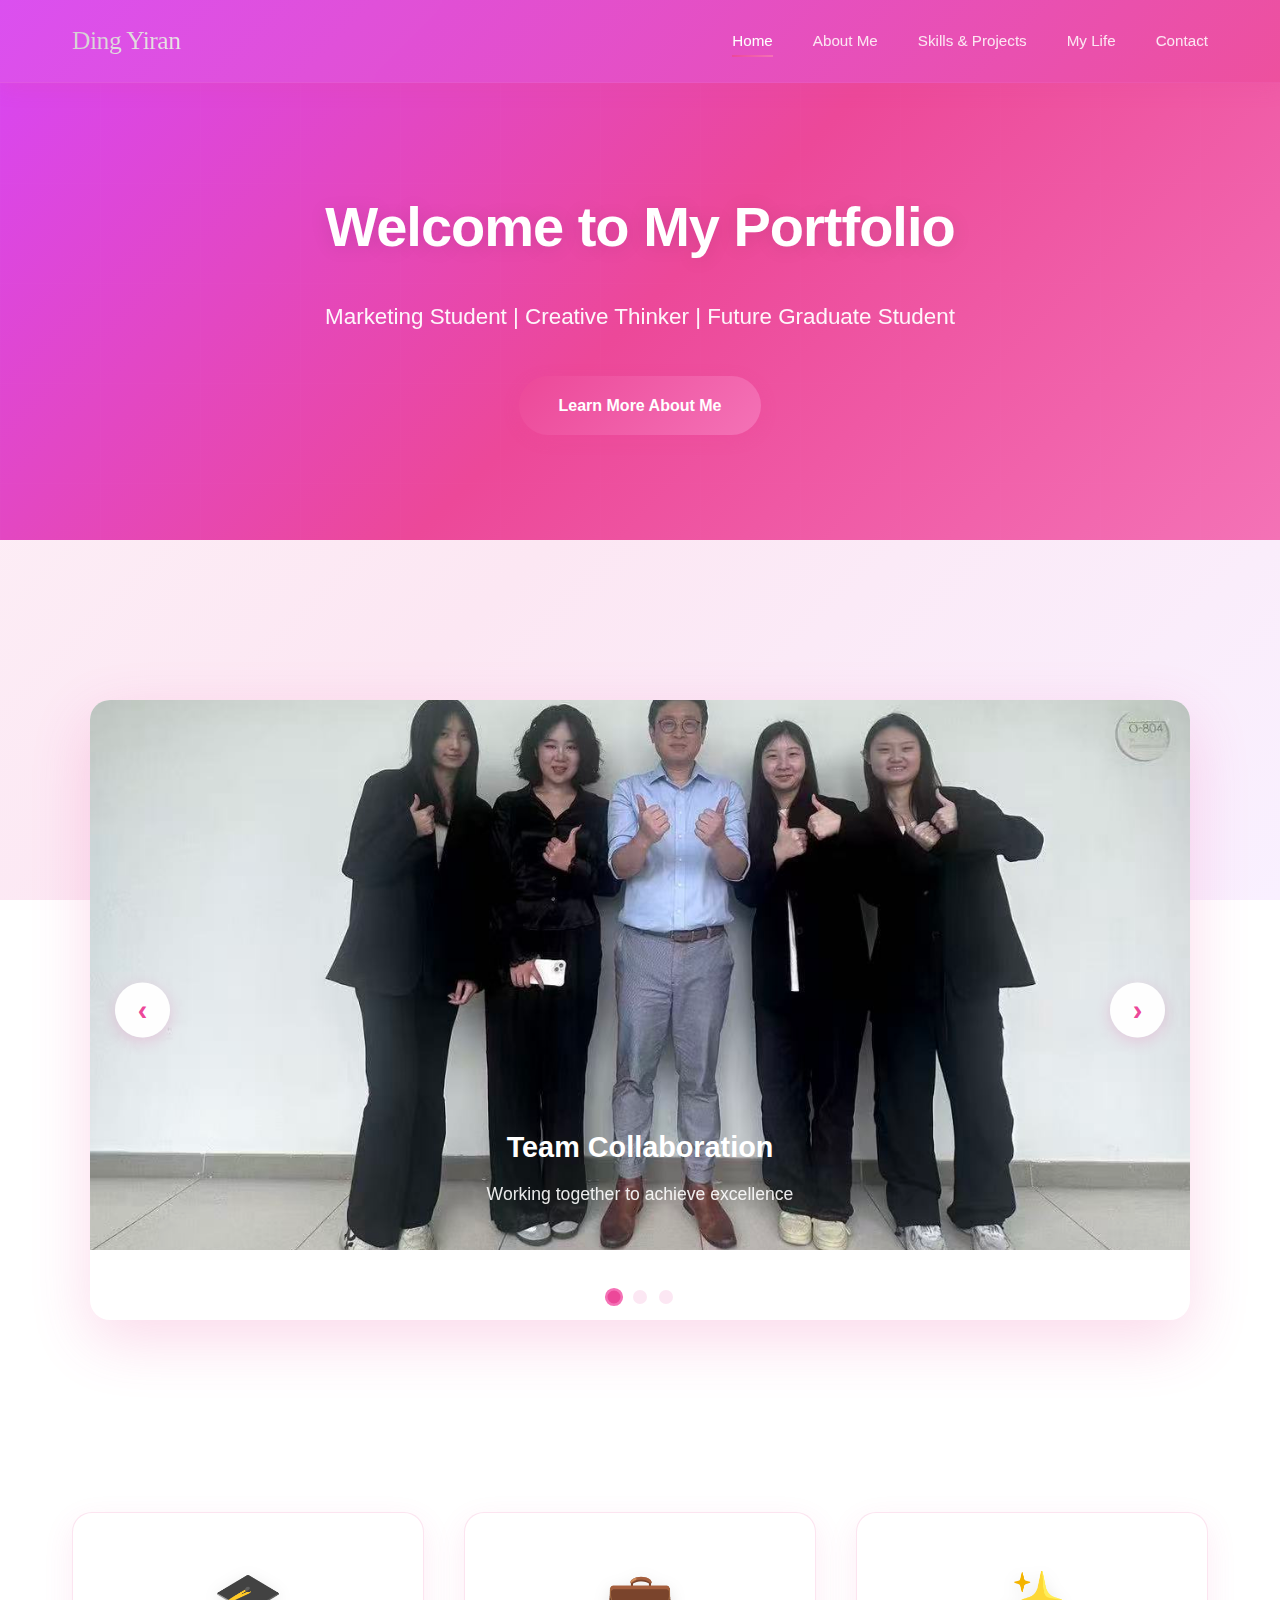
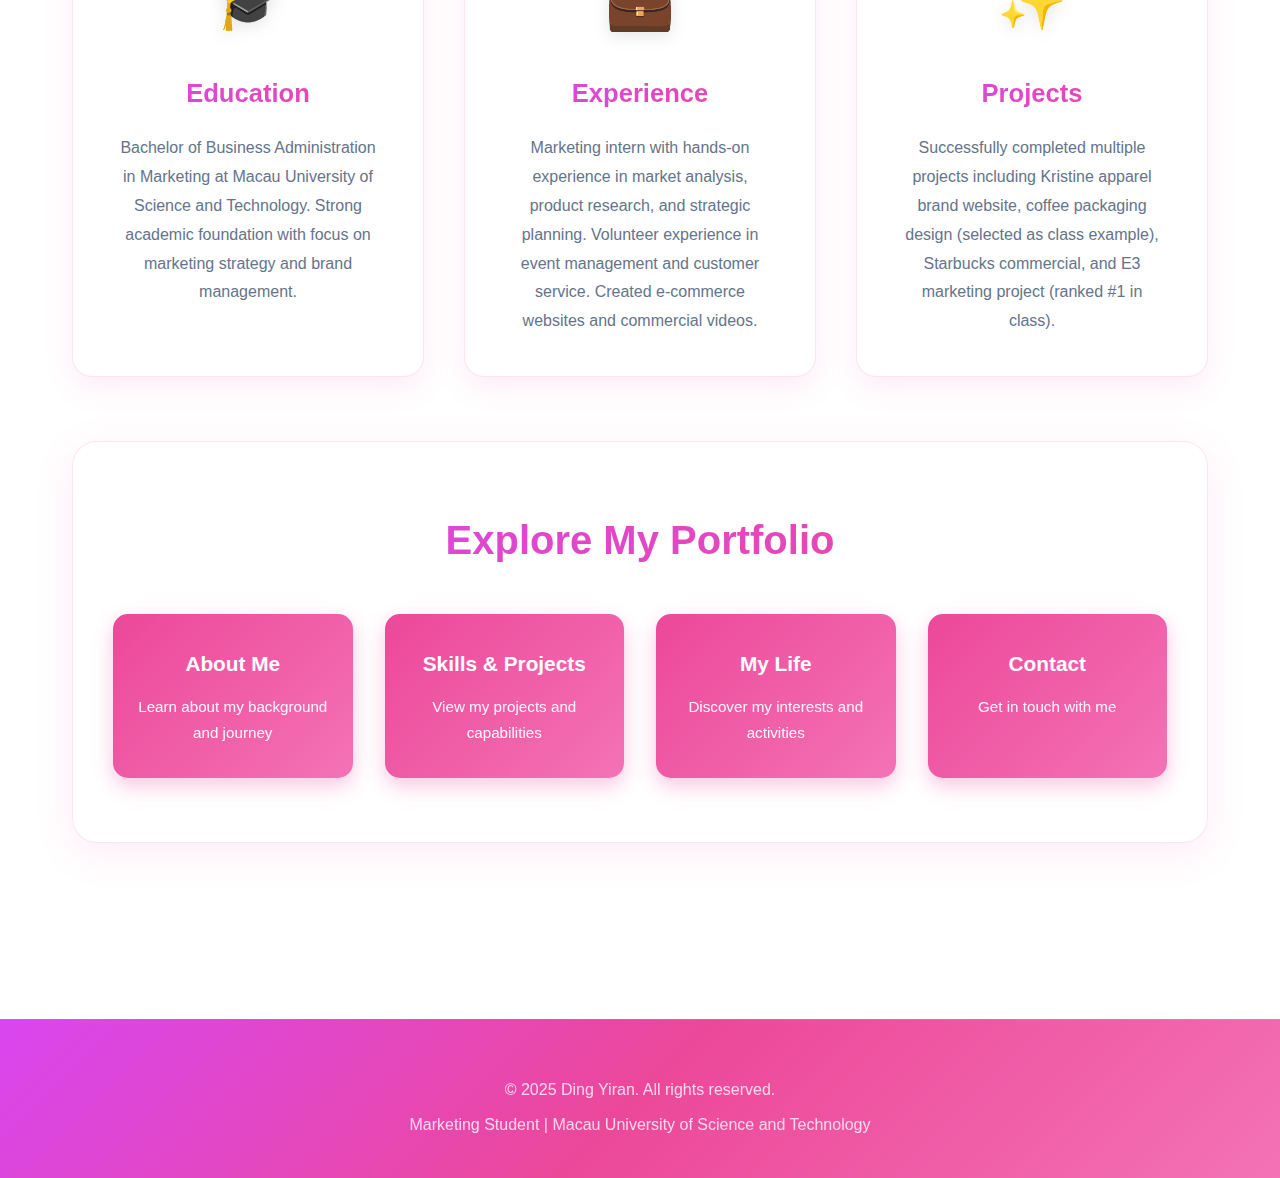
<file: index.html>
<!DOCTYPE html>
<html lang="en">

<head>
    <meta charset="UTF-8">
    <meta name="viewport" content="width=device-width, initial-scale=1.0">
    <title>Ding Yiran - Personal Portfolio</title>
    <link rel="stylesheet" href="css/style.css">
    <link rel="stylesheet" href="css/index.css">
</head>

<body>
    <nav class="navbar">
        <div class="nav-container">
            <a href="index.html" class="logo">Ding Yiran</a>
            <ul class="nav-links">
                <li><a href="index.html" class="active">Home</a></li>
                <li><a href="about.html">About Me</a></li>
                <li><a href="skills-projects.html">Skills & Projects</a></li>
                <li><a href="life.html">My Life</a></li>
                <li><a href="contact.html">Contact</a></li>
            </ul>
        </div>
    </nav>

    <section class="hero">
        <h1>Welcome to My Portfolio</h1>
        <p>Marketing Student | Creative Thinker | Future Graduate Student</p>
        <a href="about.html" class="btn">Learn More About Me</a>
    </section>

    <div class="container">
        <div class="carousel-container">
            <div class="carousel-slides">
                <div class="carousel-slide">
                    <img src="images/b3.jpg" alt="Team Collaboration">
                    <div class="carousel-caption">
                        <h3>Team Collaboration</h3>
                        <p>Working together to achieve excellence</p>
                    </div>
                </div>
                <div class="carousel-slide">
                    <img src="images/b2.jpg" alt="Dance Performance">
                    <div class="carousel-caption">
                        <h3>Dance Performance</h3>
                        <p>Expressing creativity through movement</p>
                    </div>
                </div>
                <div class="carousel-slide">
                    <img src="images/b4.jpg" alt="Outdoor Adventure">
                    <div class="carousel-caption">
                        <h3>Outdoor Adventure</h3>
                        <p>Exploring the beauty of nature</p>
                    </div>
                </div>
            </div>
            <button class="carousel-nav carousel-prev">‹</button>
            <button class="carousel-nav carousel-next">›</button>
            <div class="carousel-dots">
                <button class="dot active"></button>
                <button class="dot"></button>
                <button class="dot"></button>
            </div>
        </div>
    </div>

    <div class="container">
        <section class="features">
            <div class="feature-card">
                <div class="feature-icon">🎓</div>
                <h3>Education</h3>
                <p>Bachelor of Business Administration in Marketing at Macau University of Science and Technology. Strong academic foundation with focus on marketing strategy and brand management.</p>
            </div>
            <div class="feature-card">
                <div class="feature-icon">💼</div>
                <h3>Experience</h3>
                <p>Marketing intern with hands-on experience in market analysis, product research, and strategic planning. Volunteer experience in event management and customer service. Created e-commerce websites and commercial videos.</p>
            </div>
            <div class="feature-card">
                <div class="feature-icon">✨</div>
                <h3>Projects</h3>
                <p>Successfully completed multiple projects including Kristine apparel brand website, coffee packaging design (selected as class example), Starbucks commercial, and E3 marketing project (ranked #1 in class).
                </p>
            </div>
        </section>

        <section class="quick-links">
            <h2>Explore My Portfolio</h2>
            <div class="links-grid">
                <a href="about.html" class="link-card">
                    <h3>About Me</h3>
                    <p>Learn about my background and journey</p>
                </a>
                <a href="skills-projects.html" class="link-card">
                    <h3>Skills & Projects</h3>
                    <p>View my projects and capabilities</p>
                </a>
                <a href="life.html" class="link-card">
                    <h3>My Life</h3>
                    <p>Discover my interests and activities</p>
                </a>
                <a href="contact.html" class="link-card">
                    <h3>Contact</h3>
                    <p>Get in touch with me</p>
                </a>
            </div>
        </section>
    </div>

    <footer class="footer">
        <div class="footer-content">
            <p>&copy; 2025 Ding Yiran. All rights reserved.</p>
            <p>Marketing Student | Macau University of Science and Technology</p>

        </div>
    </footer>

    <script src="js/carousel.js"></script>
</body>

</html>
</file>
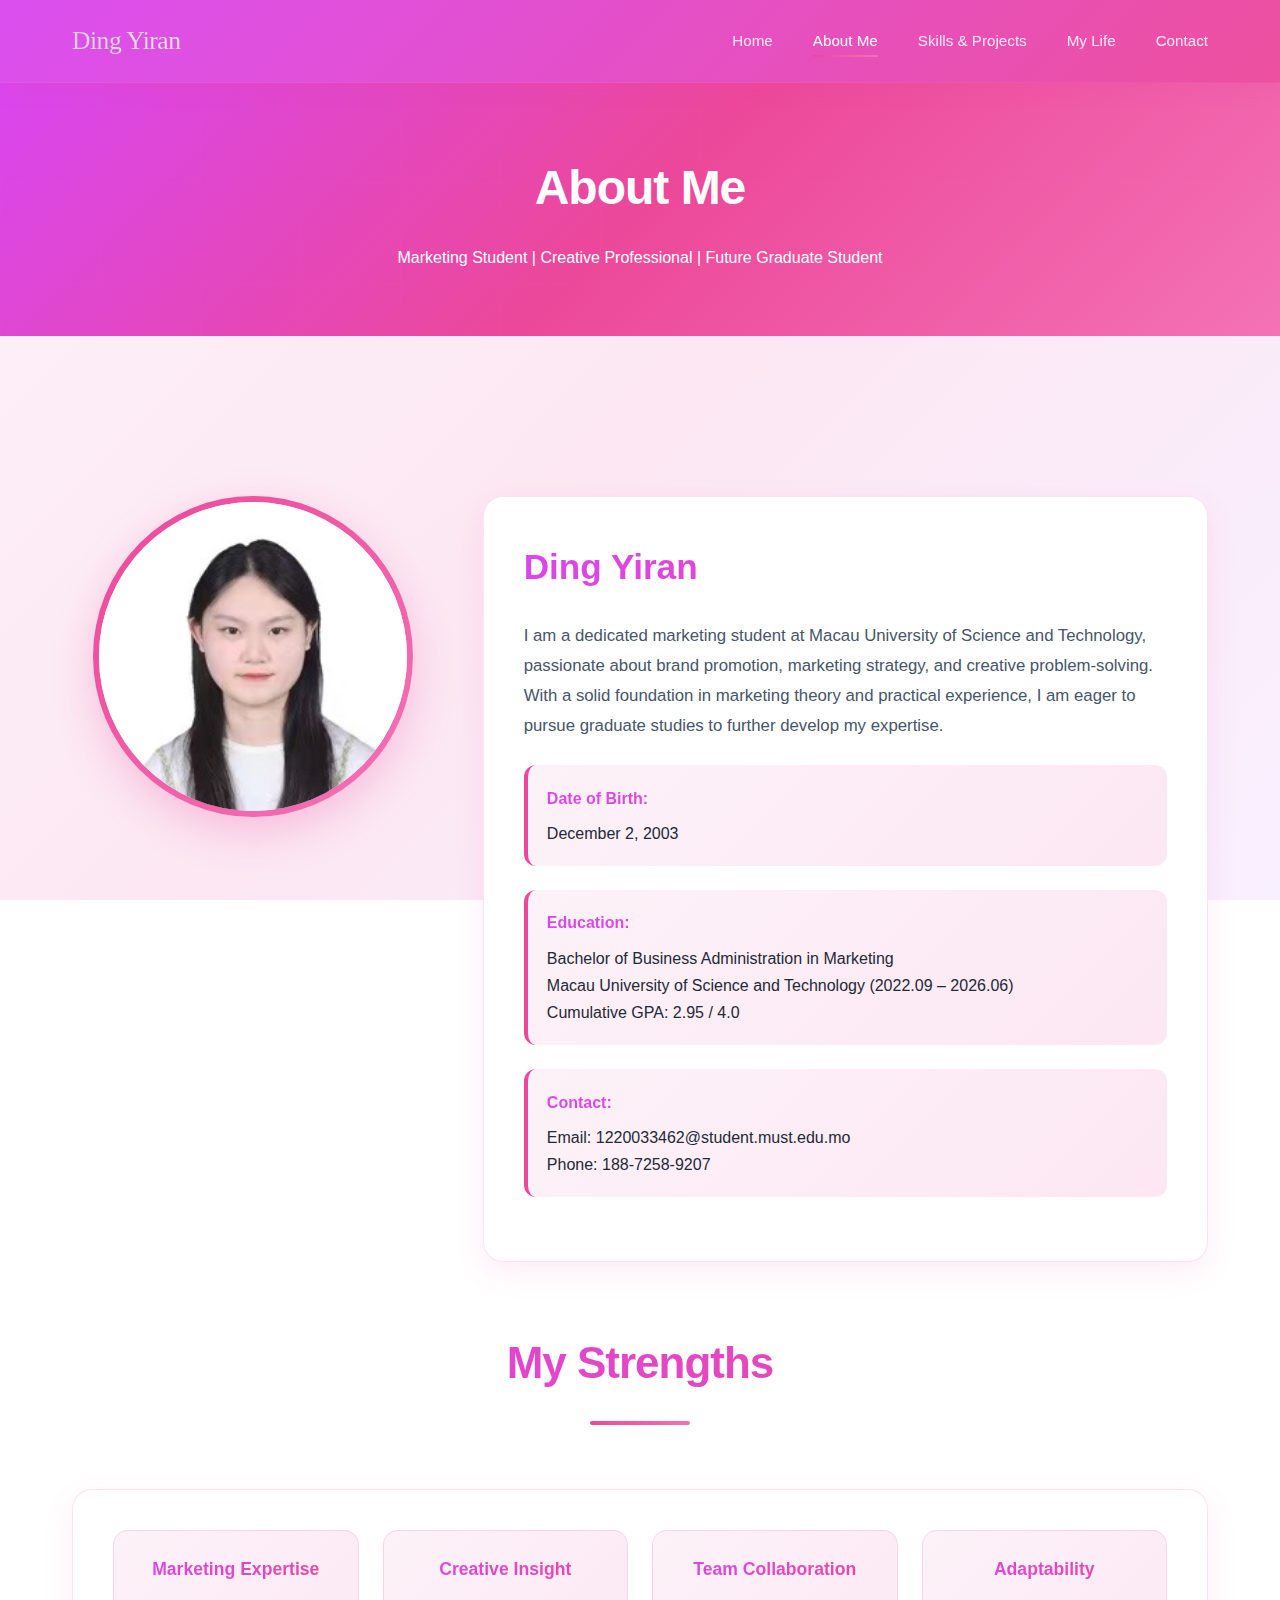
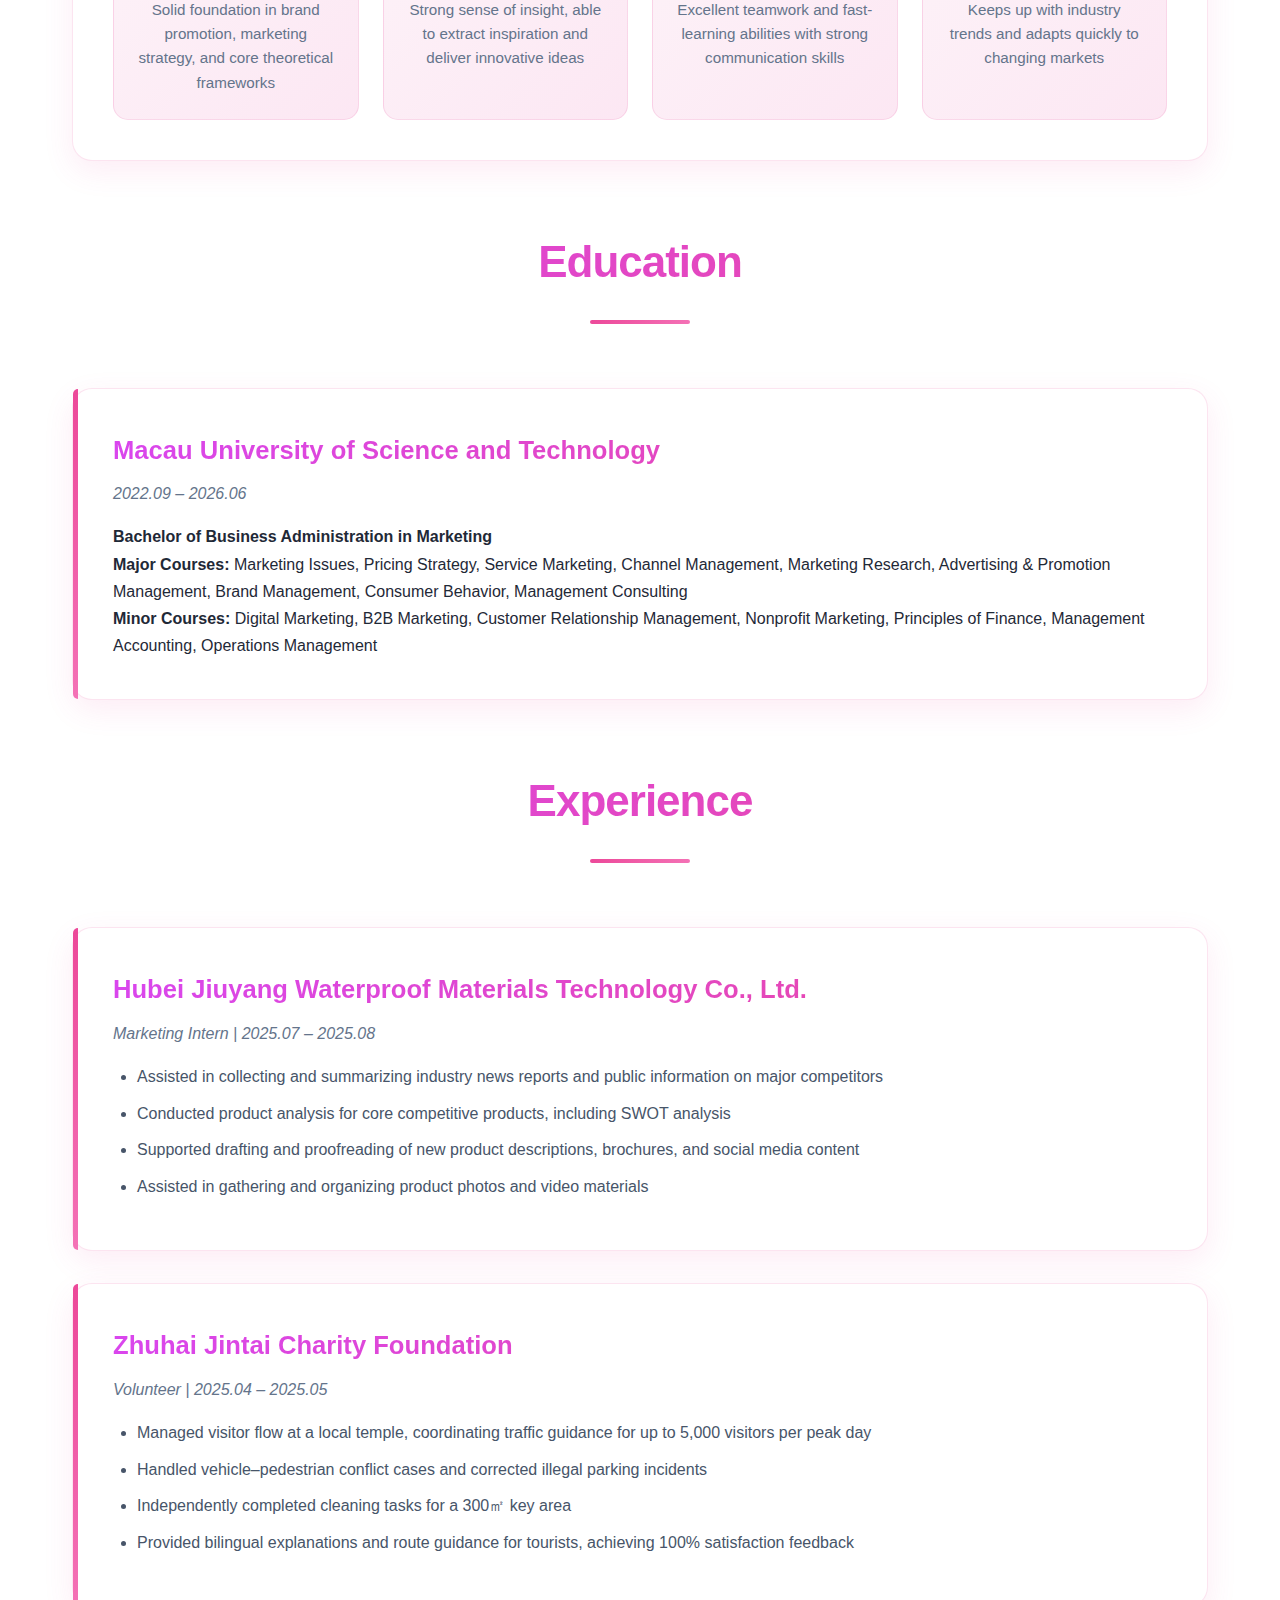
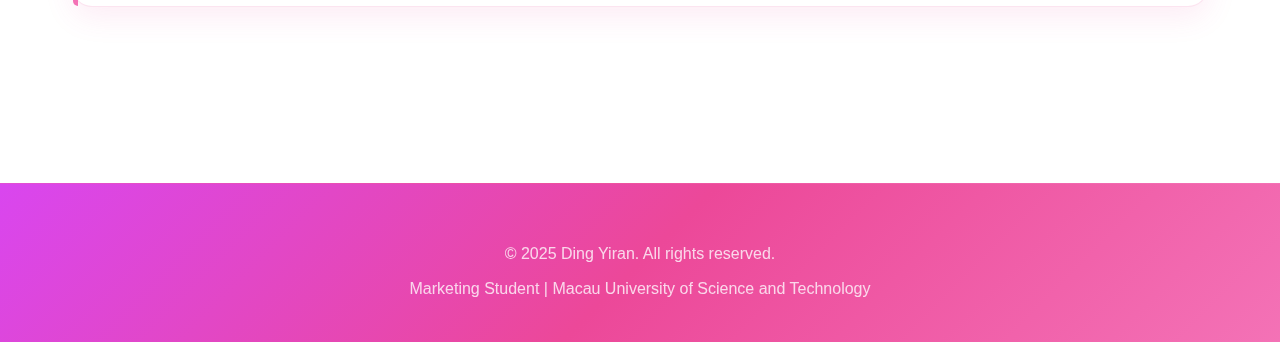
<file: about.html>
<!DOCTYPE html>
<html lang="en">

<head>
    <meta charset="UTF-8">
    <meta name="viewport" content="width=device-width, initial-scale=1.0">
    <title>About Me - Ding Yiran</title>
    <link rel="stylesheet" href="css/style.css">
    <link rel="stylesheet" href="css/about.css">
</head>

<body>
    <nav class="navbar">
        <div class="nav-container">
            <a href="index.html" class="logo">Ding Yiran</a>
            <ul class="nav-links">
                <li><a href="index.html">Home</a></li>
                <li><a href="about.html" class="active">About Me</a></li>
                <li><a href="skills-projects.html">Skills & Projects</a></li>
                <li><a href="life.html">My Life</a></li>
                <li><a href="contact.html">Contact</a></li>
            </ul>
        </div>
    </nav>

    <section class="about-hero">
        <h1>About Me</h1>
        <p>Marketing Student | Creative Professional | Future Graduate Student</p>
    </section>

    <div class="container">
        <section class="about-content">
            <div class="profile-image">
                <img src="images/a7.jpg" alt="Ding Yiran">
            </div>
            <div class="profile-info">
                <h2>Ding Yiran</h2>
                <p>I am a dedicated marketing student at Macau University of Science and Technology, passionate about brand promotion, marketing strategy, and creative problem-solving. With a solid foundation in marketing theory and practical experience,
                    I am eager to pursue graduate studies to further develop my expertise.</p>

                <div class="info-item">
                    <strong>Date of Birth:</strong> December 2, 2003
                </div>

                <div class="info-item">
                    <strong>Education:</strong> Bachelor of Business Administration in Marketing<br> Macau University of Science and Technology (2022.09 – 2026.06)<br> Cumulative GPA: 2.95 / 4.0
                </div>

                <div class="info-item">
                    <strong>Contact:</strong> Email: 1220033462@student.must.edu.mo<br> Phone: 188-7258-9207
                </div>
            </div>
        </section>

        <section class="section">
            <h2 class="section-title">My Strengths</h2>
            <div class="skills-preview">
                <div class="skills-grid">
                    <div class="skill-item">
                        <h4>Marketing Expertise</h4>
                        <p>Solid foundation in brand promotion, marketing strategy, and core theoretical frameworks</p>
                    </div>
                    <div class="skill-item">
                        <h4>Creative Insight</h4>
                        <p>Strong sense of insight, able to extract inspiration and deliver innovative ideas</p>
                    </div>
                    <div class="skill-item">
                        <h4>Team Collaboration</h4>
                        <p>Excellent teamwork and fast-learning abilities with strong communication skills</p>
                    </div>
                    <div class="skill-item">
                        <h4>Adaptability</h4>
                        <p>Keeps up with industry trends and adapts quickly to changing markets</p>
                    </div>
                </div>
            </div>
        </section>

        <section class="section">
            <h2 class="section-title">Education</h2>
            <div class="timeline">
                <div class="timeline-item">
                    <h3>Macau University of Science and Technology</h3>
                    <div class="date">2022.09 – 2026.06</div>
                    <p><strong>Bachelor of Business Administration in Marketing</strong></p>
                    <p><strong>Major Courses:</strong> Marketing Issues, Pricing Strategy, Service Marketing, Channel Management, Marketing Research, Advertising & Promotion Management, Brand Management, Consumer Behavior, Management Consulting</p>
                    <p><strong>Minor Courses:</strong> Digital Marketing, B2B Marketing, Customer Relationship Management, Nonprofit Marketing, Principles of Finance, Management Accounting, Operations Management
                    </p>
                </div>
            </div>
        </section>

        <section class="section">
            <h2 class="section-title">Experience</h2>
            <div class="timeline">
                <div class="timeline-item">
                    <h3>Hubei Jiuyang Waterproof Materials Technology Co., Ltd.</h3>
                    <div class="date">Marketing Intern | 2025.07 – 2025.08</div>
                    <ul>
                        <li>Assisted in collecting and summarizing industry news reports and public information on major competitors
                        </li>
                        <li>Conducted product analysis for core competitive products, including SWOT analysis</li>
                        <li>Supported drafting and proofreading of new product descriptions, brochures, and social media content
                        </li>
                        <li>Assisted in gathering and organizing product photos and video materials</li>
                    </ul>
                </div>
                <div class="timeline-item">
                    <h3>Zhuhai Jintai Charity Foundation</h3>
                    <div class="date">Volunteer | 2025.04 – 2025.05</div>
                    <ul>
                        <li>Managed visitor flow at a local temple, coordinating traffic guidance for up to 5,000 visitors per peak day</li>
                        <li>Handled vehicle–pedestrian conflict cases and corrected illegal parking incidents</li>
                        <li>Independently completed cleaning tasks for a 300㎡ key area</li>
                        <li>Provided bilingual explanations and route guidance for tourists, achieving 100% satisfaction feedback
                        </li>
                    </ul>
                </div>
            </div>
        </section>
    </div>

    <footer class="footer">
        <div class="footer-content">
            <p>&copy; 2025 Ding Yiran. All rights reserved.</p>
            <p>Marketing Student | Macau University of Science and Technology</p>

        </div>
    </footer>
</body>

</html>
</file>
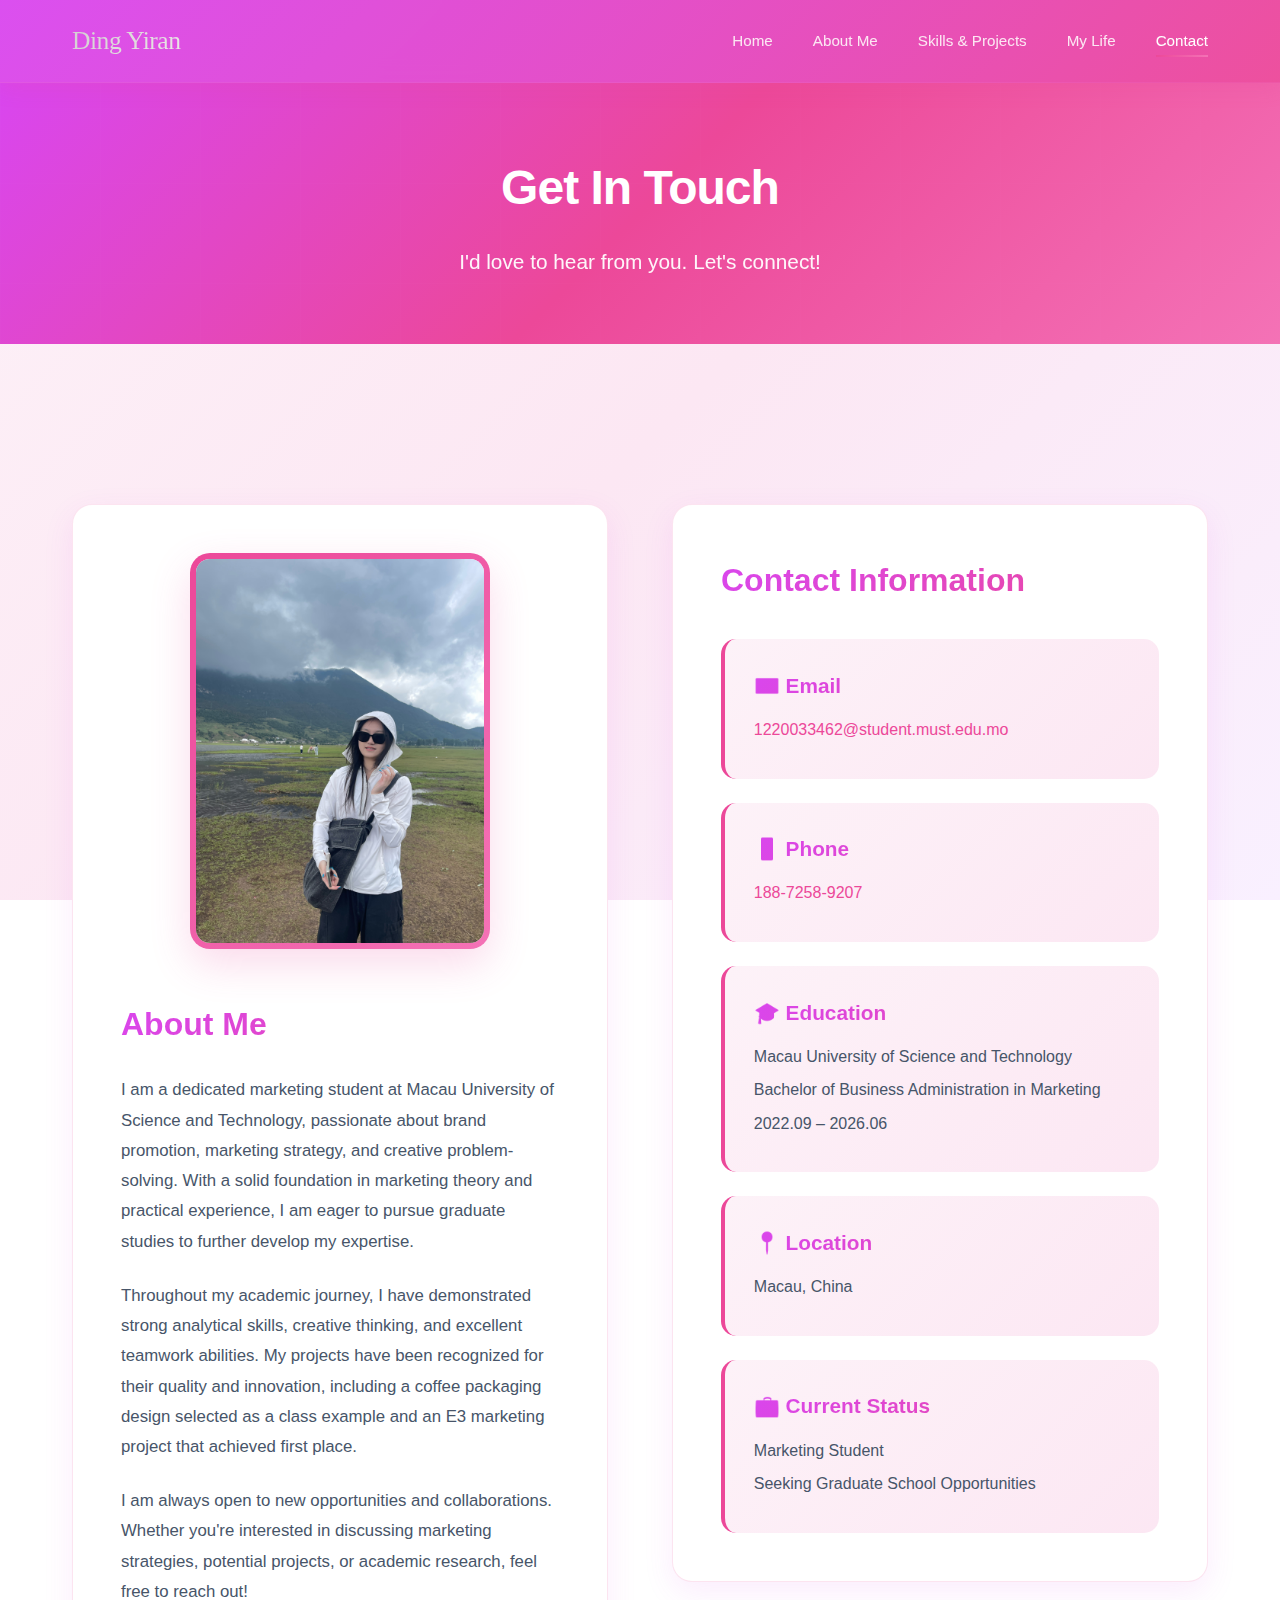
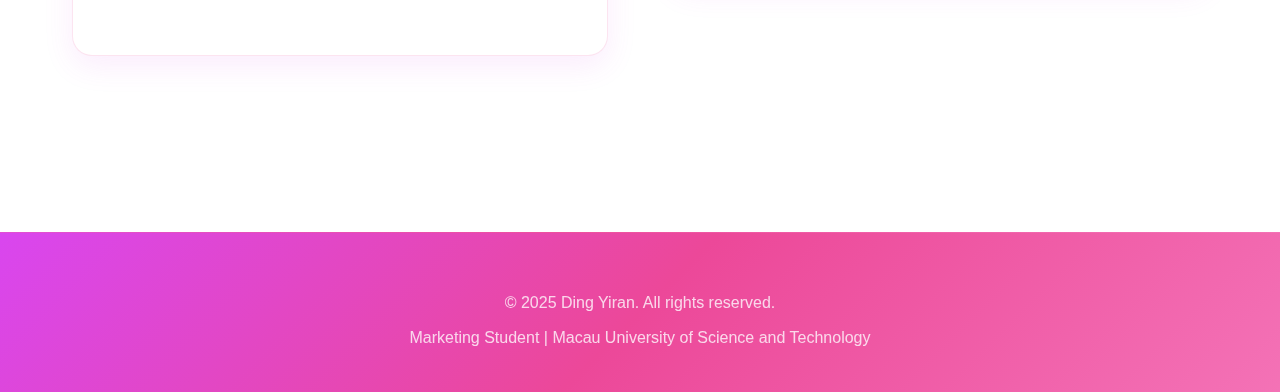
<file: contact.html>
<!DOCTYPE html>
<html lang="en">

<head>
    <meta charset="UTF-8">
    <meta name="viewport" content="width=device-width, initial-scale=1.0">
    <title>Contact Me - Ding Yiran</title>
    <link rel="stylesheet" href="css/style.css">
    <link rel="stylesheet" href="css/contact.css">
</head>

<body>
    <nav class="navbar">
        <div class="nav-container">
            <a href="index.html" class="logo">Ding Yiran</a>
            <ul class="nav-links">
                <li><a href="index.html">Home</a></li>
                <li><a href="about.html">About Me</a></li>
                <li><a href="skills-projects.html">Skills & Projects</a></li>
                <li><a href="life.html">My Life</a></li>
                <li><a href="contact.html" class="active">Contact</a></li>
            </ul>
        </div>
    </nav>

    <section class="contact-hero">
        <h1>Get In Touch</h1>
        <p>I'd love to hear from you. Let's connect!</p>
    </section>

    <div class="container">
        <div class="contact-content">
            <div class="about-summary">
                <div class="summary-image">
                    <img src="images/d4.jpg" alt="Ding Yiran">
                </div>
                <div class="summary-text">
                    <h2>About Me</h2>
                    <p>I am a dedicated marketing student at Macau University of Science and Technology, passionate
                        about brand promotion, marketing strategy, and creative problem-solving. With a solid foundation
                        in marketing theory and practical experience,
                        I am eager to pursue graduate studies to further develop my expertise.</p>
                    <p>Throughout my academic journey, I have demonstrated strong analytical skills, creative thinking,
                        and excellent teamwork abilities. My projects have been recognized for their quality and
                        innovation, including a coffee packaging design
                        selected as a class example and an E3 marketing project that achieved first place.</p>
                    <p>I am always open to new opportunities and collaborations. Whether you're interested in discussing
                        marketing strategies, potential projects, or academic research, feel free to reach out!</p>
                </div>
            </div>

            <div class="contact-info">
                <h2>Contact Information</h2>

                <div class="info-card">
                    <h3>📧 Email</h3>
                    <p><a href="mailto:1220033462@student.must.edu.mo">1220033462@student.must.edu.mo</a></p>
                </div>

                <div class="info-card">
                    <h3>📱 Phone</h3>
                    <p><a href="tel:18872589207">188-7258-9207</a></p>
                </div>

                <div class="info-card">
                    <h3>🎓 Education</h3>
                    <p>Macau University of Science and Technology</p>
                    <p>Bachelor of Business Administration in Marketing</p>
                    <p>2022.09 – 2026.06</p>
                </div>

                <div class="info-card">
                    <h3>📍 Location</h3>
                    <p>Macau, China</p>
                </div>

                <div class="info-card">
                    <h3>💼 Current Status</h3>
                    <p>Marketing Student</p>
                    <p>Seeking Graduate School Opportunities</p>
                </div>
            </div>
        </div>
    </div>

    <footer class="footer">
        <div class="footer-content">
            <p>&copy; 2025 Ding Yiran. All rights reserved.</p>
            <p>Marketing Student | Macau University of Science and Technology</p>

        </div>
    </footer>
</body>

</html>
</file>
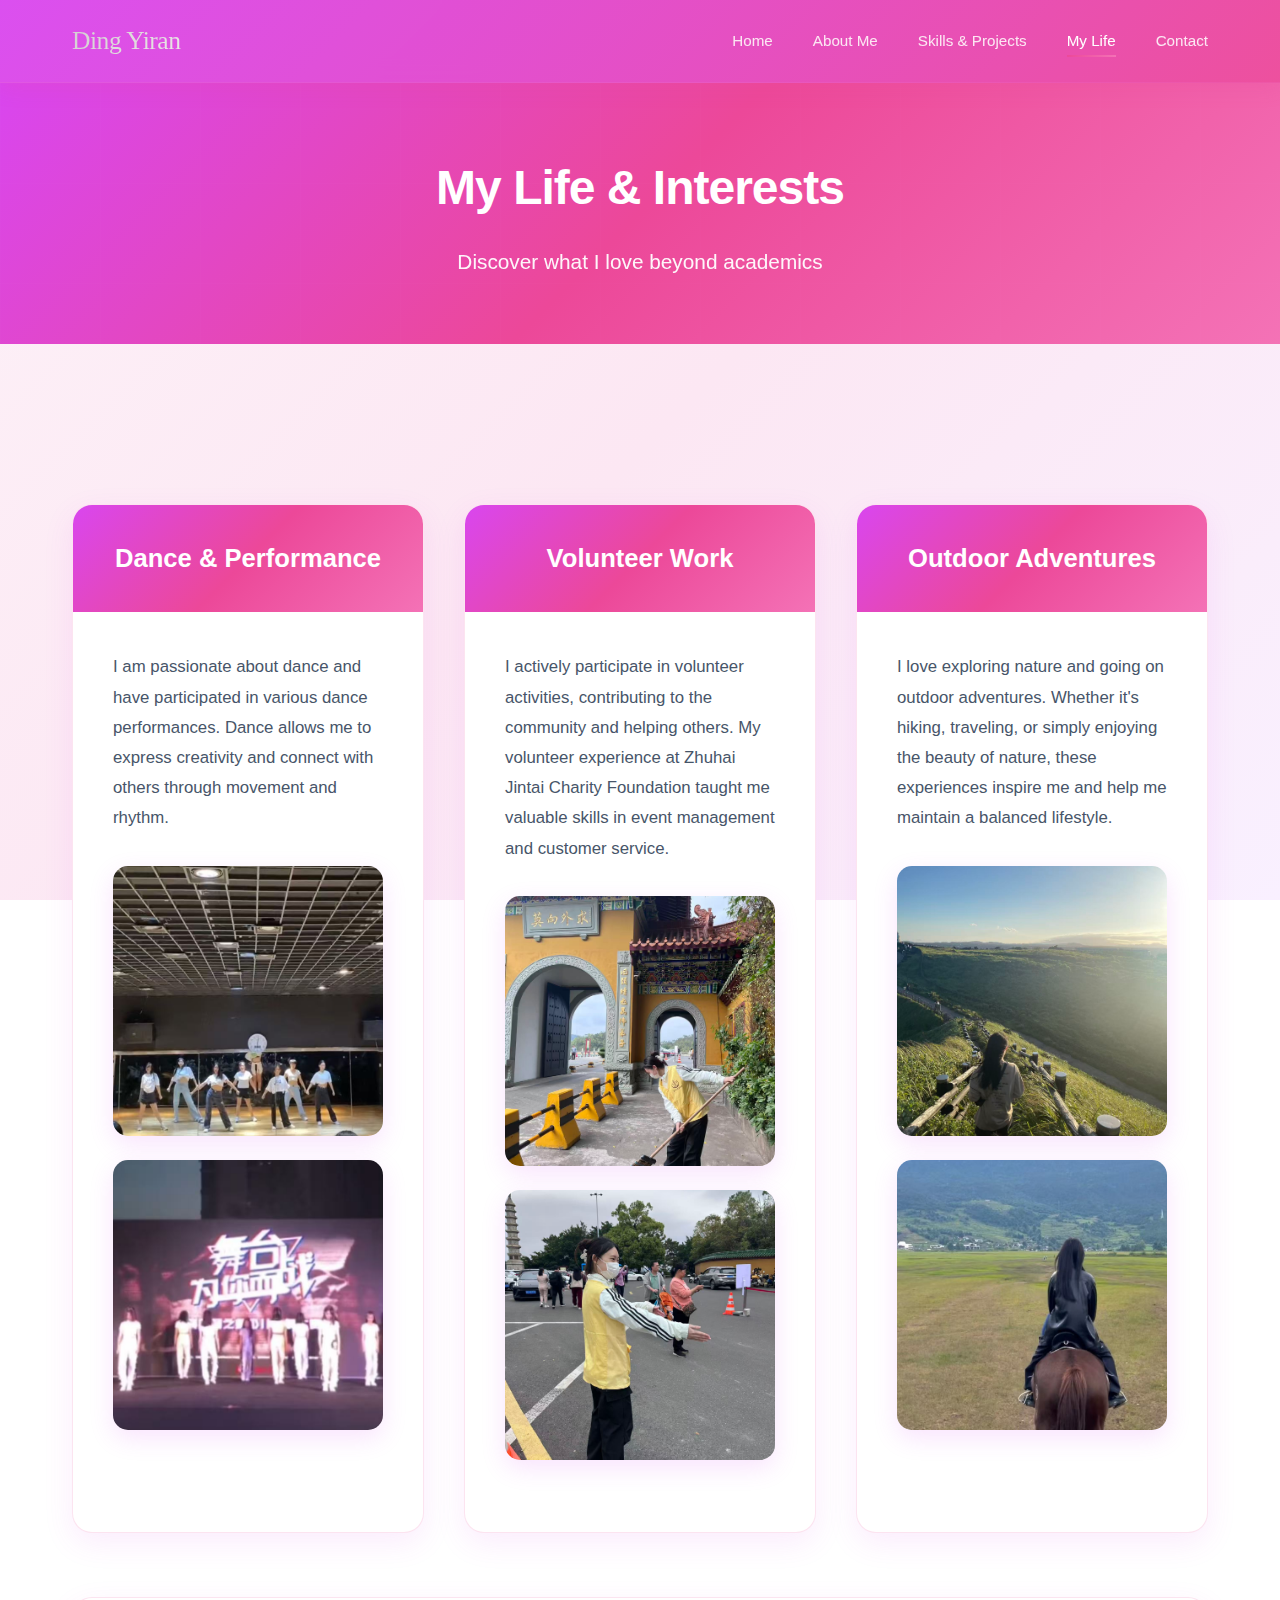
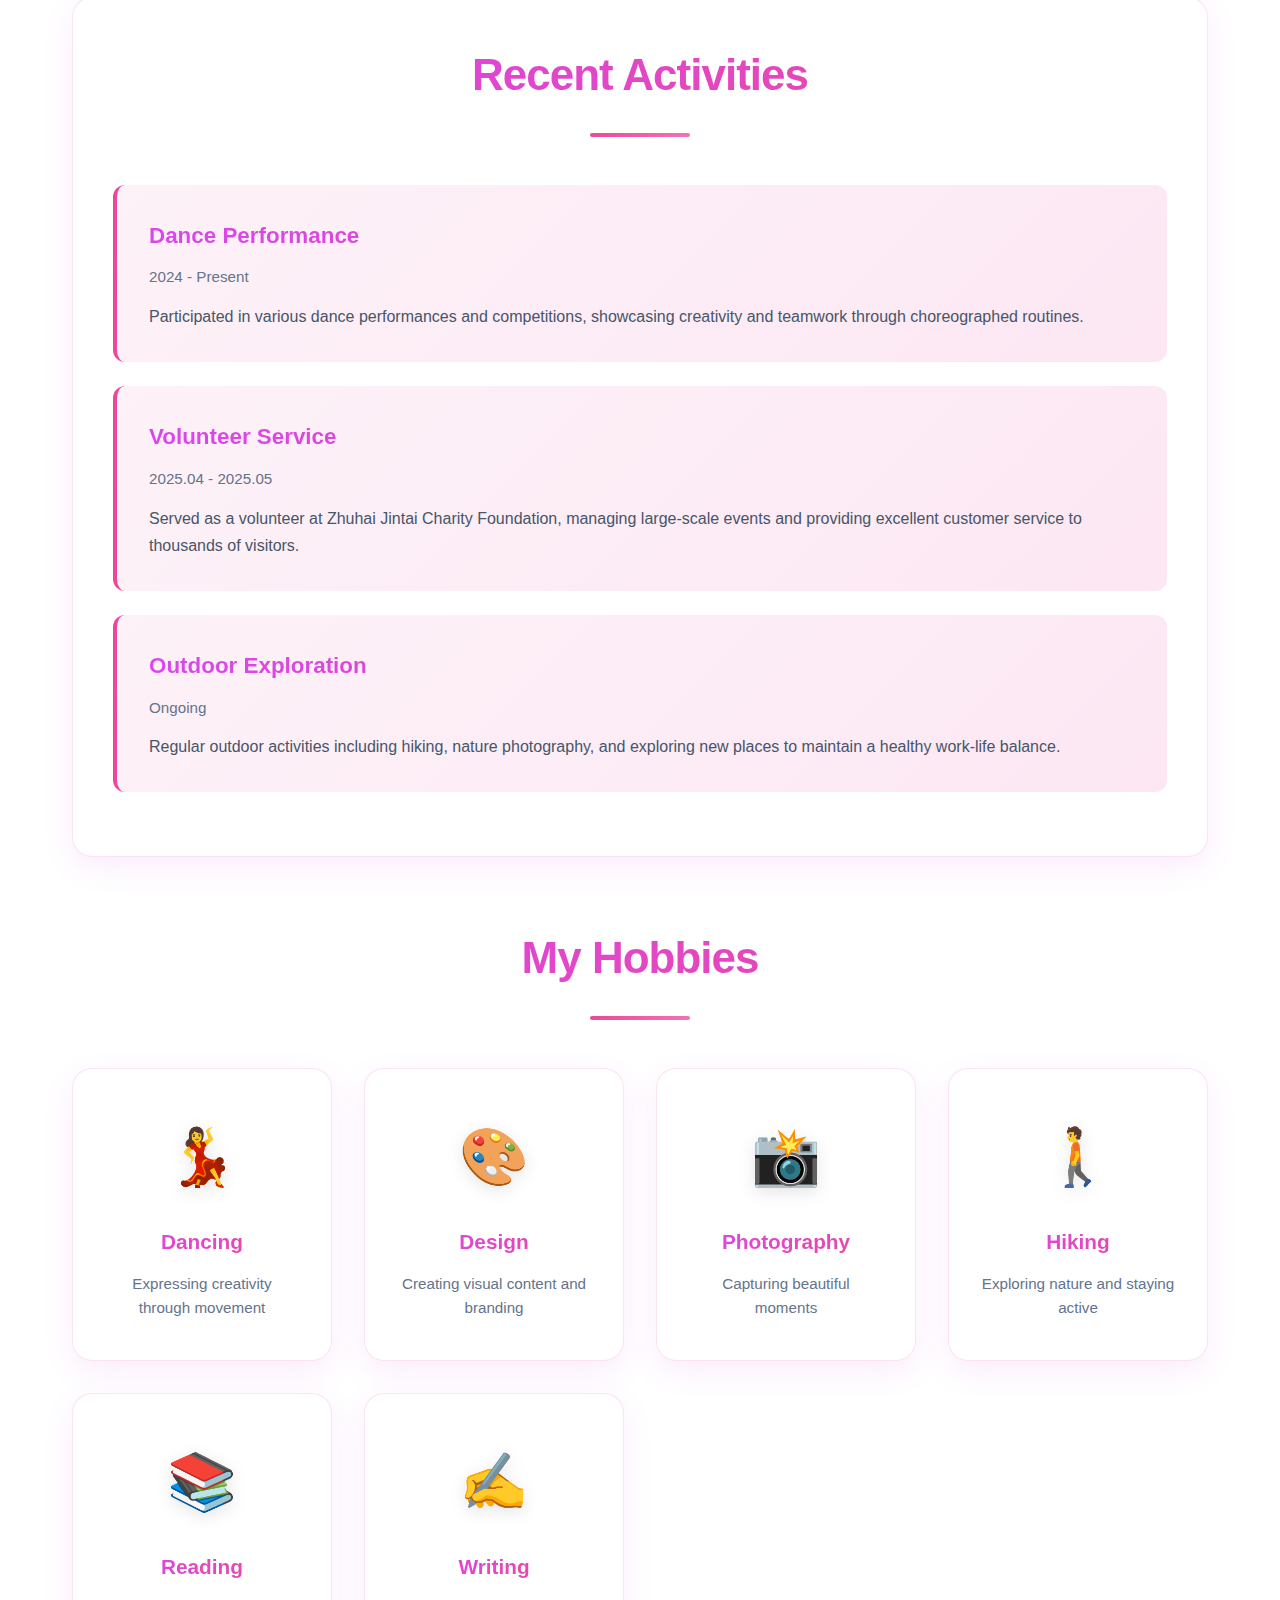
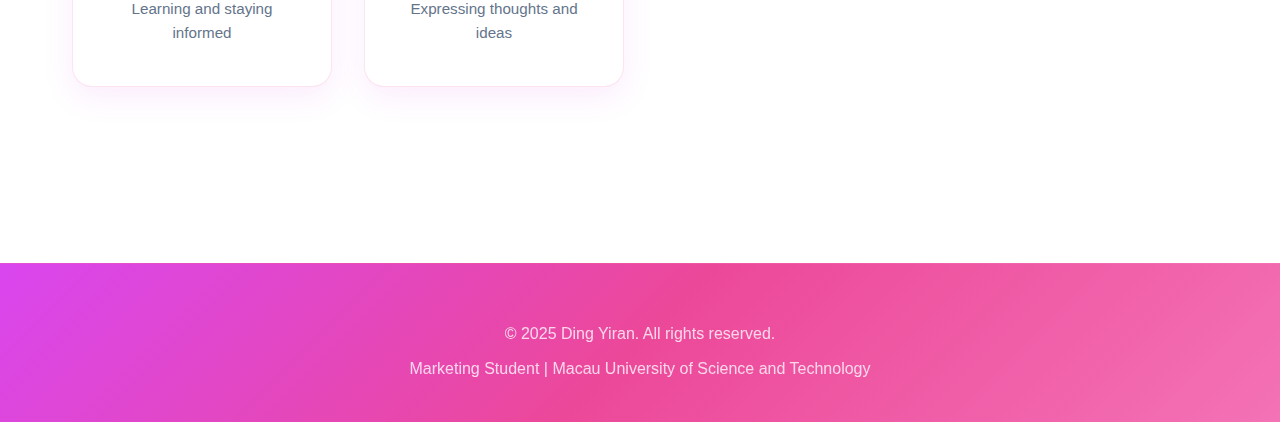
<file: life.html>
<!DOCTYPE html>
<html lang="en">

<head>
    <meta charset="UTF-8">
    <meta name="viewport" content="width=device-width, initial-scale=1.0">
    <title>My Life - Ding Yiran</title>
    <link rel="stylesheet" href="css/style.css">
    <link rel="stylesheet" href="css/life.css">
</head>

<body>
    <nav class="navbar">
        <div class="nav-container">
            <a href="index.html" class="logo">Ding Yiran</a>
            <ul class="nav-links">
                <li><a href="index.html">Home</a></li>
                <li><a href="about.html">About Me</a></li>
                <li><a href="skills-projects.html">Skills & Projects</a></li>
                <li><a href="life.html" class="active">My Life</a></li>
                <li><a href="contact.html">Contact</a></li>
            </ul>
        </div>
    </nav>

    <section class="life-hero">
        <h1>My Life & Interests</h1>
        <p>Discover what I love beyond academics</p>
    </section>

    <div class="container">
        <div class="life-categories">
            <div class="life-category">
                <div class="category-header">
                    <h2>Dance & Performance</h2>
                </div>
                <div class="category-content">
                    <p>I am passionate about dance and have participated in various dance performances. Dance allows me to express creativity and connect with others through movement and rhythm.</p>
                    <div class="photo-gallery">
                        <div class="gallery-item">
                            <img src="images/d1.png" alt="Dance Studio Practice">
                        </div>
                        <div class="gallery-item">
                            <img src="images/d2.png" alt="Dance Performance">
                        </div>
                    </div>
                </div>
            </div>

            <div class="life-category">
                <div class="category-header">
                    <h2>Volunteer Work</h2>
                </div>
                <div class="category-content">
                    <p>I actively participate in volunteer activities, contributing to the community and helping others. My volunteer experience at Zhuhai Jintai Charity Foundation taught me valuable skills in event management and customer service.</p>
                    <div class="photo-gallery">
                        <div class="gallery-item">
                            <img src="images/a5.jpg" alt="Volunteer Work">
                        </div>
                        <div class="gallery-item">
                            <img src="images/b1.jpg" alt="Temple Volunteer">
                        </div>
                    </div>
                </div>
            </div>

            <div class="life-category">
                <div class="category-header">
                    <h2>Outdoor Adventures</h2>
                </div>
                <div class="category-content">
                    <p>I love exploring nature and going on outdoor adventures. Whether it's hiking, traveling, or simply enjoying the beauty of nature, these experiences inspire me and help me maintain a balanced lifestyle.</p>
                    <div class="photo-gallery">
                        <div class="gallery-item">
                            <img src="images/a3.jpg" alt="Outdoor Adventure">
                        </div>
                        <div class="gallery-item">
                            <img src="images/d3.png" alt="Nature Exploration">
                        </div>
                    </div>
                </div>
            </div>
        </div>

        <section class="activity-timeline">
            <h2 class="section-title">Recent Activities</h2>

            <div class="activity-item">
                <h3>Dance Performance</h3>
                <div class="date">2024 - Present</div>
                <p>Participated in various dance performances and competitions, showcasing creativity and teamwork through choreographed routines.</p>
            </div>

            <div class="activity-item">
                <h3>Volunteer Service</h3>
                <div class="date">2025.04 - 2025.05</div>
                <p>Served as a volunteer at Zhuhai Jintai Charity Foundation, managing large-scale events and providing excellent customer service to thousands of visitors.</p>
            </div>

            <div class="activity-item">
                <h3>Outdoor Exploration</h3>
                <div class="date">Ongoing</div>
                <p>Regular outdoor activities including hiking, nature photography, and exploring new places to maintain a healthy work-life balance.</p>
            </div>
        </section>

        <section class="section">
            <h2 class="section-title">My Hobbies</h2>
            <div class="hobbies-grid">
                <div class="hobby-card">
                    <div class="hobby-icon">💃</div>
                    <h3>Dancing</h3>
                    <p>Expressing creativity through movement</p>
                </div>
                <div class="hobby-card">
                    <div class="hobby-icon">🎨</div>
                    <h3>Design</h3>
                    <p>Creating visual content and branding</p>
                </div>
                <div class="hobby-card">
                    <div class="hobby-icon">📸</div>
                    <h3>Photography</h3>
                    <p>Capturing beautiful moments</p>
                </div>
                <div class="hobby-card">
                    <div class="hobby-icon">🚶</div>
                    <h3>Hiking</h3>
                    <p>Exploring nature and staying active</p>
                </div>
                <div class="hobby-card">
                    <div class="hobby-icon">📚</div>
                    <h3>Reading</h3>
                    <p>Learning and staying informed</p>
                </div>
                <div class="hobby-card">
                    <div class="hobby-icon">✍️</div>
                    <h3>Writing</h3>
                    <p>Expressing thoughts and ideas</p>
                </div>
            </div>
        </section>
    </div>

    <footer class="footer">
        <div class="footer-content">
            <p>&copy; 2025 Ding Yiran. All rights reserved.</p>
            <p>Marketing Student | Macau University of Science and Technology</p>

        </div>
    </footer>
</body>

</html>
</file>
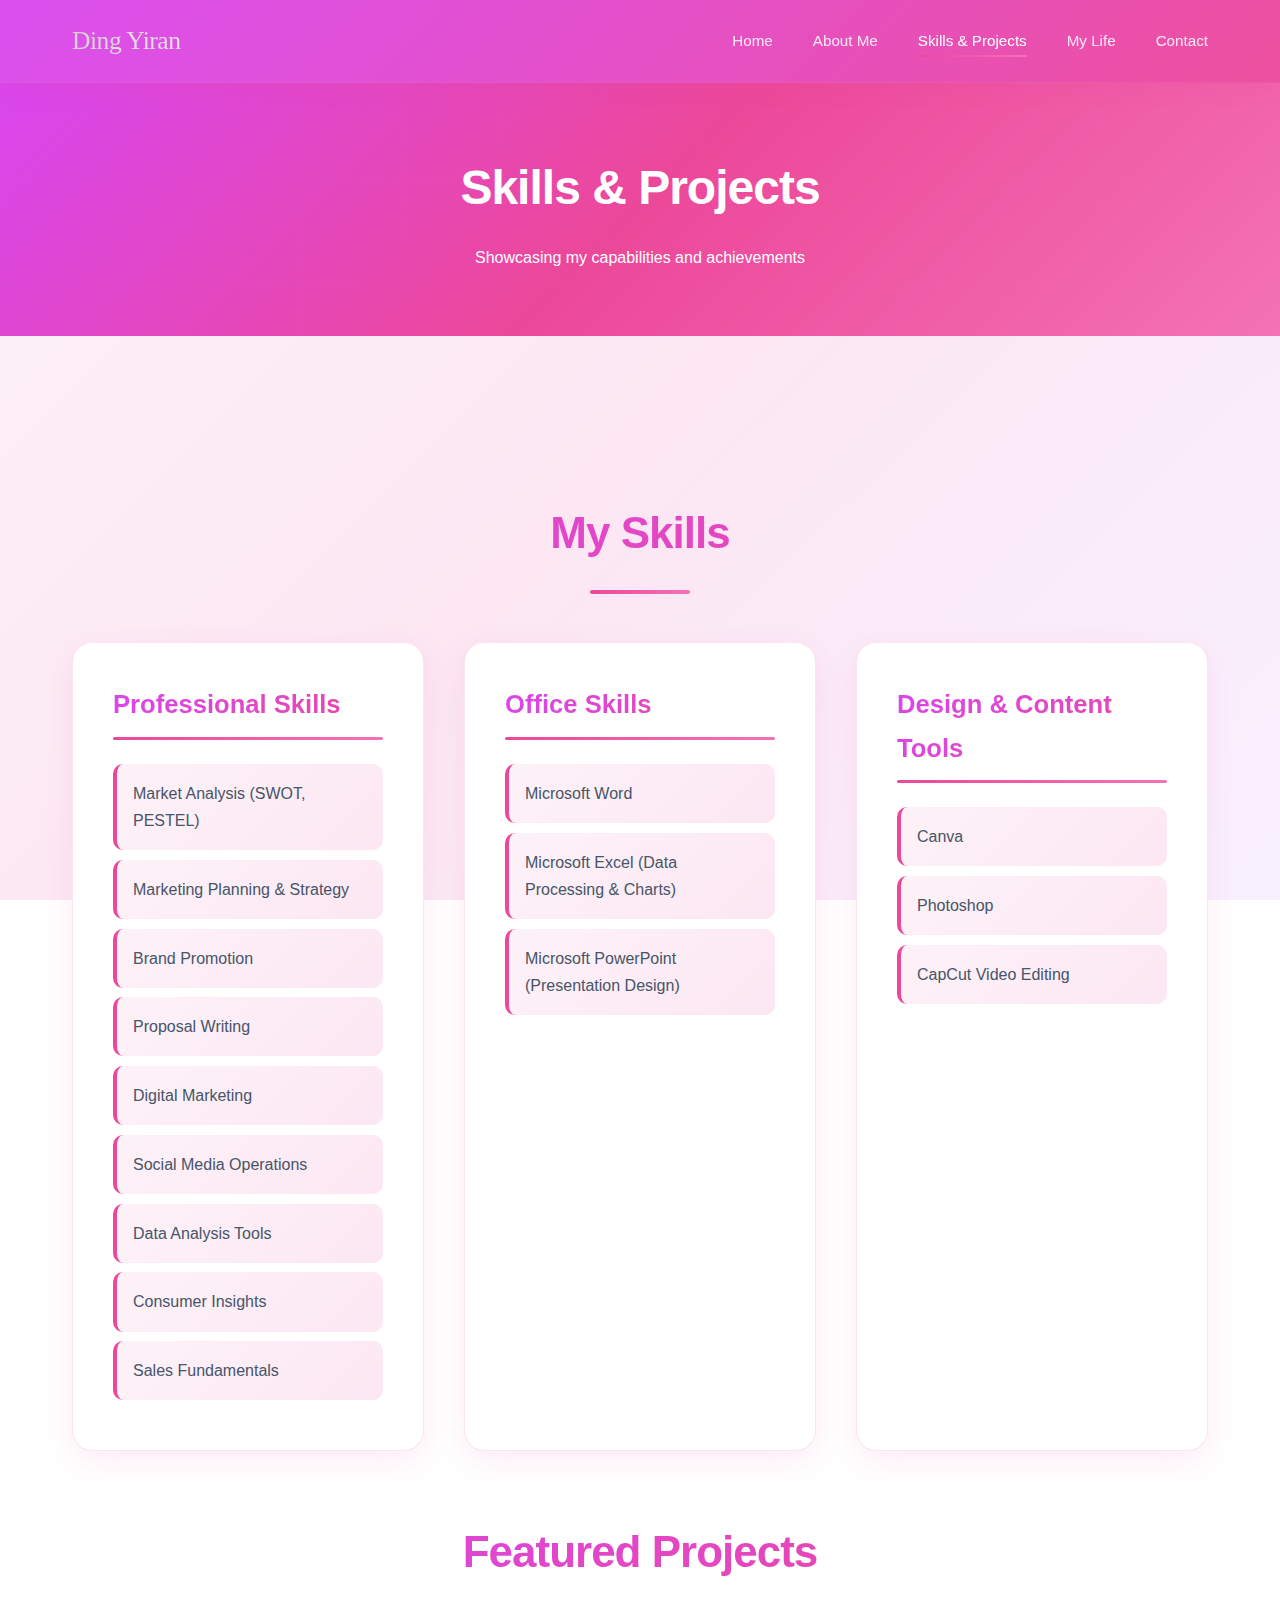
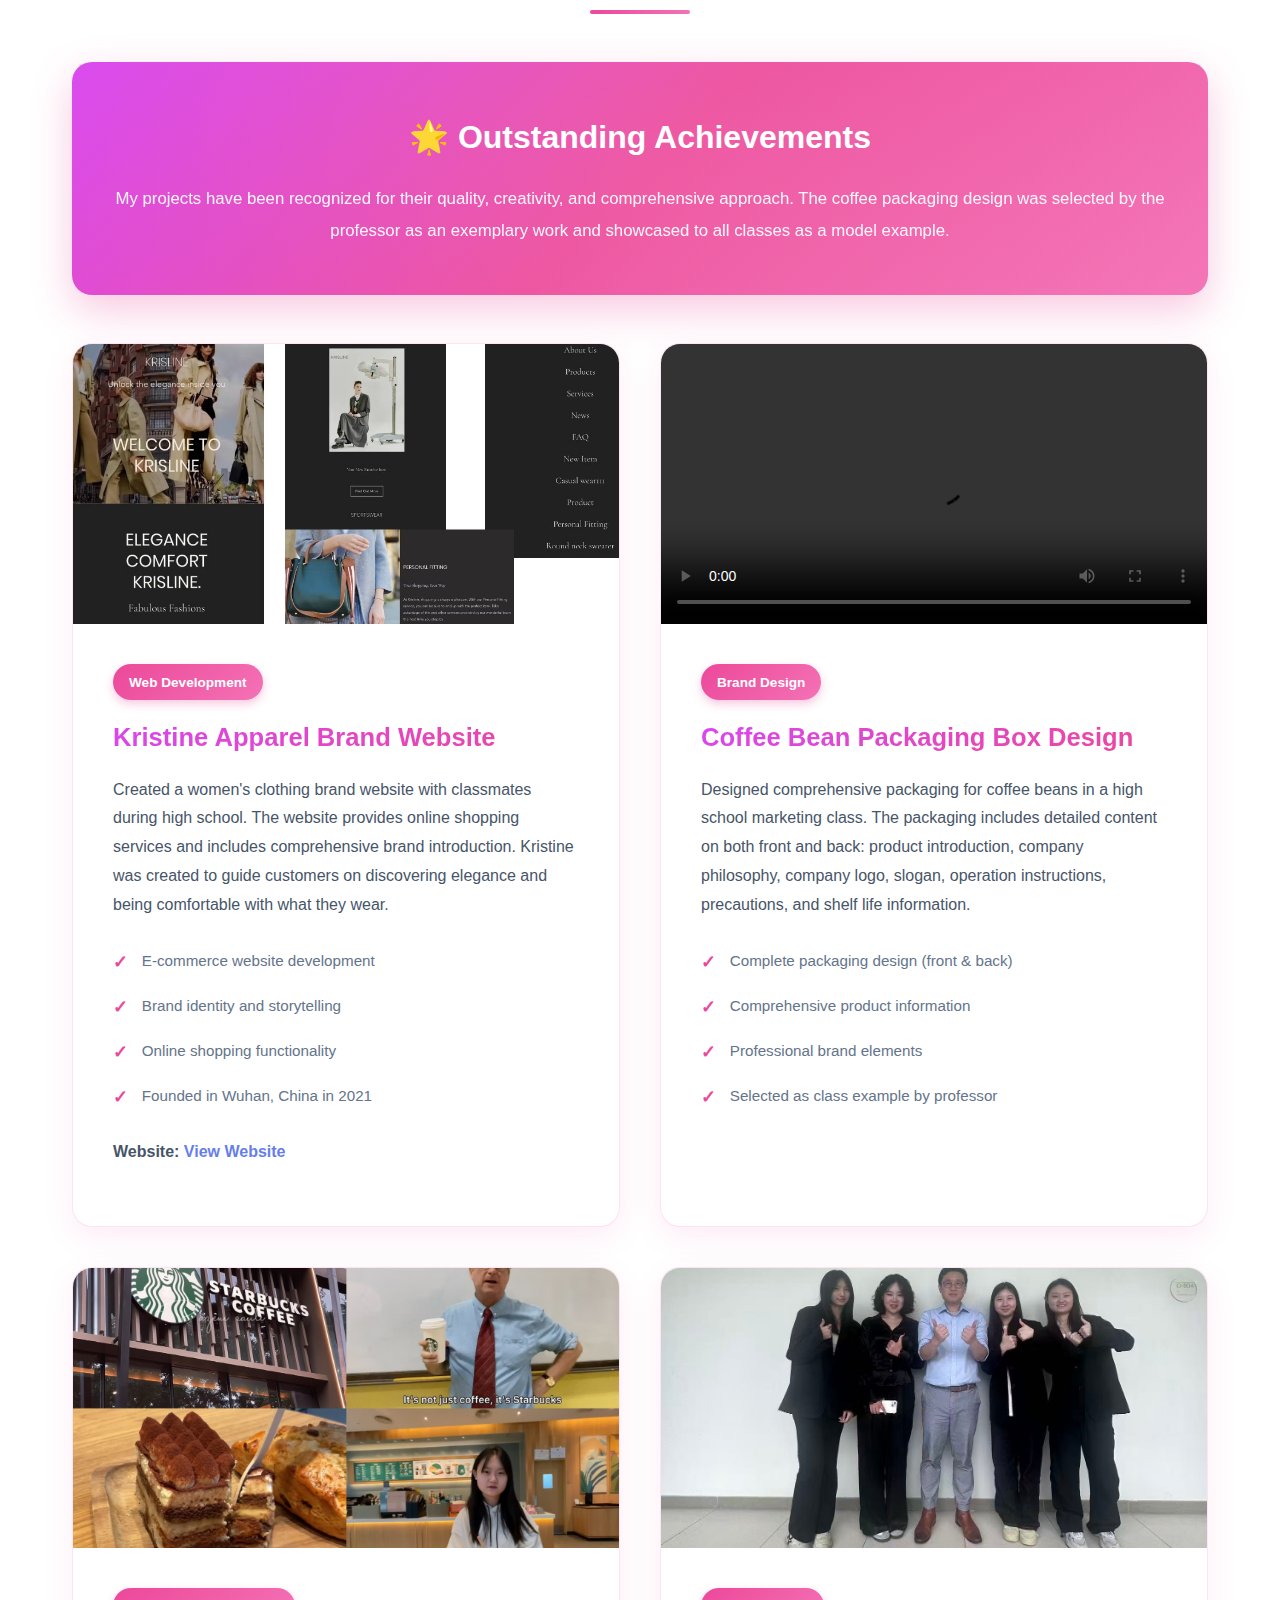
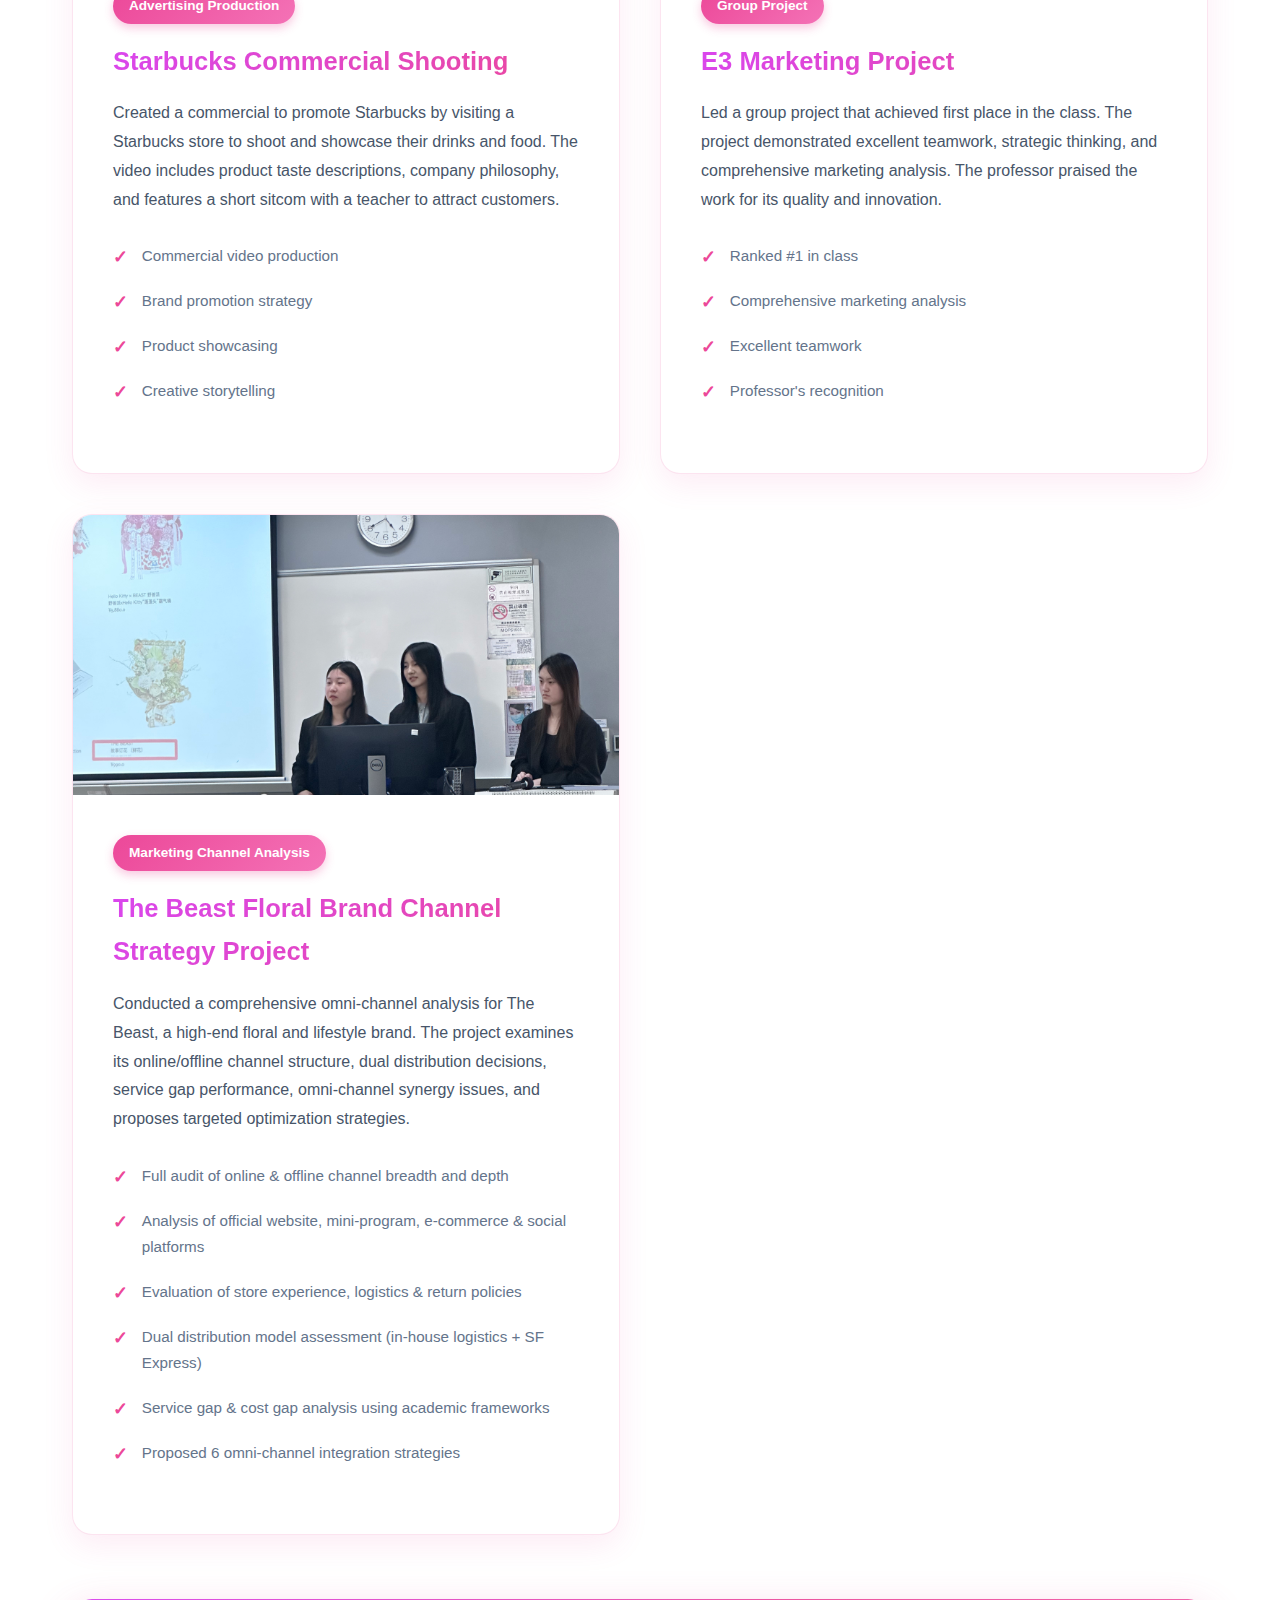
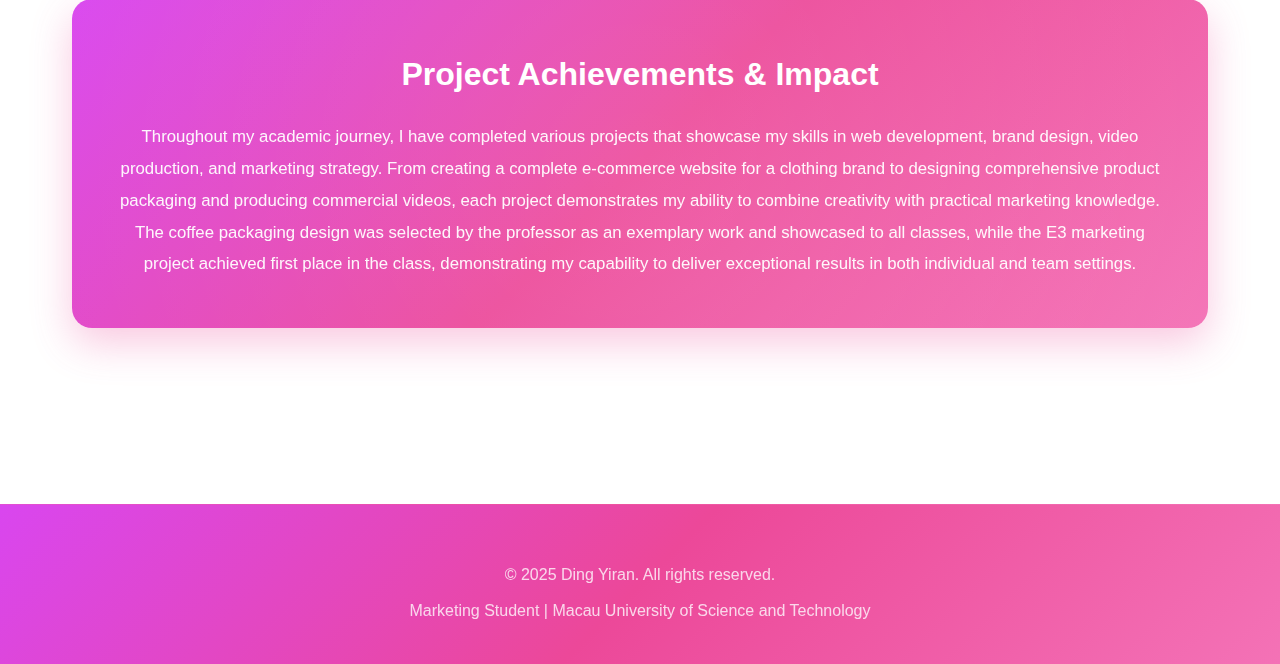
<file: skills-projects.html>
<!DOCTYPE html>
<html lang="en">

<head>
    <meta charset="UTF-8">
    <meta name="viewport" content="width=device-width, initial-scale=1.0">
    <title>Skills & Projects - Ding Yiran</title>
    <link rel="stylesheet" href="css/style.css">
    <link rel="stylesheet" href="css/skills-projects.css">
</head>

<body>
    <nav class="navbar">
        <div class="nav-container">
            <a href="index.html" class="logo">Ding Yiran</a>
            <ul class="nav-links">
                <li><a href="index.html">Home</a></li>
                <li><a href="about.html">About Me</a></li>
                <li><a href="skills-projects.html" class="active">Skills & Projects</a></li>
                <li><a href="life.html">My Life</a></li>
                <li><a href="contact.html">Contact</a></li>
            </ul>
        </div>
    </nav>

    <section class="page-header">
        <h1>Skills & Projects</h1>
        <p>Showcasing my capabilities and achievements</p>
    </section>

    <div class="container">
        <section class="skills-section">
            <h2 class="section-title">My Skills</h2>
            <div class="skills-categories">
                <div class="skill-category">
                    <h3>Professional Skills</h3>
                    <ul class="skill-list">
                        <li>Market Analysis (SWOT, PESTEL)</li>
                        <li>Marketing Planning & Strategy</li>
                        <li>Brand Promotion</li>
                        <li>Proposal Writing</li>
                        <li>Digital Marketing</li>
                        <li>Social Media Operations</li>
                        <li>Data Analysis Tools</li>
                        <li>Consumer Insights</li>
                        <li>Sales Fundamentals</li>
                    </ul>
                </div>
                <div class="skill-category">
                    <h3>Office Skills</h3>
                    <ul class="skill-list">
                        <li>Microsoft Word</li>
                        <li>Microsoft Excel (Data Processing & Charts)</li>
                        <li>Microsoft PowerPoint (Presentation Design)</li>
                    </ul>
                </div>
                <div class="skill-category">
                    <h3>Design & Content Tools</h3>
                    <ul class="skill-list">
                        <li>Canva</li>
                        <li>Photoshop</li>
                        <li>CapCut Video Editing</li>
                    </ul>
                </div>
            </div>
        </section>

        <section class="projects-section">
            <h2 class="section-title">Featured Projects</h2>

            <div class="project-highlight">
                <h3>🌟 Outstanding Achievements</h3>
                <p>My projects have been recognized for their quality, creativity, and comprehensive approach. The
                    coffee packaging design was selected by the professor as an exemplary work and showcased to all
                    classes as a model example.</p>
            </div>

            <div class="projects-grid">
                <div class="project-card">
                    <img src="images/b7.jpg" alt="Kristine Apparel Brand Website" class="project-image">
                    <div class="project-content">
                        <span class="project-tag">Web Development</span>
                        <h3>Kristine Apparel Brand Website</h3>
                        <p>Created a women's clothing brand website with classmates during high school. The website
                            provides online shopping services and includes comprehensive brand introduction. Kristine
                            was created to guide customers on discovering elegance
                            and being comfortable with what they wear.
                        </p>
                        <ul class="project-features">
                            <li>E-commerce website development</li>
                            <li>Brand identity and storytelling</li>
                            <li>Online shopping functionality</li>
                            <li>Founded in Wuhan, China in 2021</li>
                        </ul>
                        <p style="margin-top: 1rem;"><strong>Website:</strong> <a
                                href="https://1574393996.wixsite.com/website" target="_blank"
                                style="color: #667eea;">View Website</a></p>
                    </div>
                </div>

                <div class="project-card">
                    <video controls class="project-image" style="object-fit: cover;">
                        <source src="./images/video.mp4" type="video/mp4">
                        Your browser does not support the video tag.
                    </video>
                    <div class="project-content">
                        <span class="project-tag">Brand Design</span>
                        <h3>Coffee Bean Packaging Box Design</h3>
                        <p>Designed comprehensive packaging for coffee beans in a high school marketing class. The
                            packaging includes detailed content on both front and back: product introduction, company
                            philosophy, company logo, slogan, operation instructions,
                            precautions, and shelf life information.
                        </p>
                        <ul class="project-features">
                            <li>Complete packaging design (front & back)</li>
                            <li>Comprehensive product information</li>
                            <li>Professional brand elements</li>
                            <li>Selected as class example by professor</li>
                        </ul>
                    </div>
                </div>

                <div class="project-card">
                    <img src="images/c5.jpg" alt="" class="project-image">
                    <div class=" project-content ">
                        <span class=" project-tag ">Advertising Production</span>
                        <h3>Starbucks Commercial Shooting</h3>
                        <p>Created a commercial to promote Starbucks by visiting a Starbucks store to shoot and showcase
                            their drinks and food. The video includes product taste descriptions, company philosophy,
                            and features a short sitcom with a teacher
                            to attract customers.</p>
                        <ul class=" project-features ">
                            <li>Commercial video production</li>
                            <li>Brand promotion strategy</li>
                            <li>Product showcasing</li>
                            <li>Creative storytelling</li>
                        </ul>

                    </div>
                </div>

                <div class=" project-card ">
                    <img src="images/b3.jpg" alt="" class=" project-image ">
                    <div class=" project-content ">
                        <span class=" project-tag ">Group Project</span>
                        <h3>E3 Marketing Project</h3>
                        <p>Led a group project that achieved first place in the class. The project demonstrated
                            excellent teamwork, strategic thinking, and comprehensive marketing analysis. The professor
                            praised the work for its quality and innovation.</p>
                        <ul class=" project-features ">
                            <li>Ranked #1 in class</li>
                            <li>Comprehensive marketing analysis</li>
                            <li>Excellent teamwork</li>
                            <li>Professor's recognition</li>
                        </ul>
                    </div>
                </div>
                <div class="project-card">
                    <img src="images/d5.jpg" alt="The Beast Floral Channel Analysis" class="project-image">
                    <div class="project-content">
                        <span class="project-tag">Marketing Channel Analysis</span>
                        <h3>The Beast Floral Brand Channel Strategy Project</h3>
                        <p>
                            Conducted a comprehensive omni-channel analysis for The Beast, a high-end floral and
                            lifestyle brand. The project examines its online/offline channel structure, dual
                            distribution decisions, service gap performance, omni-channel synergy issues, and proposes
                            targeted optimization strategies.
                        </p>

                        <ul class="project-features">
                            <li>Full audit of online & offline channel breadth and depth</li>
                            <li>Analysis of official website, mini-program, e-commerce & social platforms</li>
                            <li>Evaluation of store experience, logistics & return policies</li>
                            <li>Dual distribution model assessment (in-house logistics + SF Express)</li>
                            <li>Service gap & cost gap analysis using academic frameworks</li>
                            <li>Proposed 6 omni-channel integration strategies</li>
                        </ul>
                    </div>
                </div>

            </div>
        </section>

        <section class=" section ">
            <div class=" project-highlight ">
                <h3>Project Achievements & Impact</h3>
                <p>Throughout my academic journey, I have completed various projects that showcase my skills in web
                    development, brand design, video production, and marketing strategy. From creating a complete
                    e-commerce website for a clothing brand to designing
                    comprehensive product packaging and producing commercial videos, each project demonstrates my
                    ability to combine creativity with practical marketing knowledge. The coffee packaging design was
                    selected by the professor as an exemplary
                    work and showcased to all classes, while the E3 marketing project achieved first place in the class,
                    demonstrating my capability to deliver exceptional results in both individual and team settings.</p>
            </div>
        </section>
    </div>

    <footer class=" footer ">
        <div class=" footer-content ">
            <p>&copy; 2025 Ding Yiran. All rights reserved.</p>
            <p>Marketing Student | Macau University of Science and Technology</p>

        </div>
    </footer>
</body>

</html>
</file>
<file: css/style.css>
* {
    margin: 0;
    padding: 0;
    box-sizing: border-box;
}

body {
    font-family: 'Inter', 'Segoe UI', -apple-system, BlinkMacSystemFont, sans-serif;
    line-height: 1.7;
    color: #1f2937;
    background: linear-gradient(135deg, #fdf2f8 0%, #fce7f3 50%, #f9f0ff 100%);
    background-attachment: fixed;
    min-height: 100vh;
}

.navbar {
    background: linear-gradient(135deg, rgba(217, 70, 239, 0.95) 0%, rgba(236, 72, 153, 0.95) 100%);
    backdrop-filter: blur(10px);
    padding: 1.2rem 0;
    position: sticky;
    top: 0;
    z-index: 1000;
    box-shadow: 0 4px 20px rgba(236, 72, 153, 0.2);
    border-bottom: 1px solid rgba(244, 114, 182, 0.2);
}

.nav-container {
    max-width: 1200px;
    margin: 0 auto;
    display: flex;
    justify-content: space-between;
    align-items: center;
    padding: 0 2rem;
}

.logo {
    font-size: 1.6rem;
    background: linear-gradient(135deg, #d2cdd0 0%, #ece8e8 100%);
    -webkit-background-clip: text;
    -webkit-text-fill-color: transparent;
    background-clip: text;
    text-decoration: none;
    letter-spacing: -0.5px;
    font-family: fantasy;
}

.nav-links {
    display: flex;
    list-style: none;
    gap: 2.5rem;
}

.nav-links a {
    color: #fce7f3;
    text-decoration: none;
    font-weight: 500;
    font-size: 0.95rem;
    transition: all 0.3s ease;
    position: relative;
    padding: 0.5rem 0;
}

.nav-links a::after {
    content: '';
    position: absolute;
    bottom: 0;
    left: 0;
    width: 0;
    height: 2px;
    background: linear-gradient(135deg, #ec4899 0%, #f472b6 100%);
    transition: width 0.3s ease;
}

.nav-links a:hover {
    color: #ffffff;
}

.nav-links a:hover::after,
.nav-links a.active::after {
    width: 100%;
}

.nav-links a.active {
    color: #ffffff;
}

.footer {
    background: linear-gradient(135deg, #d946ef 0%, #ec4899 50%, #f472b6 100%);
    color: #fce7f3;
    text-align: center;
    padding: 3rem 0 2rem;
    margin-top: 5rem;
    border-top: 1px solid rgba(244, 114, 182, 0.2);
}

.footer-content {
    max-width: 1200px;
    margin: 0 auto;
    padding: 0 2rem;
}

.footer p {
    margin: 0.5rem 0;
    opacity: 0.9;
}

.social-links {
    margin-top: 1.5rem;
    display: flex;
    justify-content: center;
    gap: 2rem;
}

.social-links a {
    color: #fce7f3;
    font-size: 1.8rem;
    text-decoration: none;
    transition: all 0.3s ease;
    display: inline-block;
    padding: 0.5rem;
    border-radius: 50%;
    background: rgba(236, 72, 153, 0.2);
}

.social-links a:hover {
    transform: translateY(-3px);
    color: #f472b6;
    background: rgba(236, 72, 153, 0.3);
}

.container {
    max-width: 1200px;
    margin: 0 auto;
    padding: 2rem;
}

.section {
    margin: 4rem 0;
}

.section-title {
    font-size: 2.75rem;
    font-weight: 700;
    background: linear-gradient(135deg, #d946ef 0%, #ec4899 100%);
    -webkit-background-clip: text;
    -webkit-text-fill-color: transparent;
    background-clip: text;
    margin-bottom: 3rem;
    text-align: center;
    position: relative;
    padding-bottom: 1.5rem;
    letter-spacing: -1px;
}

.section-title::after {
    content: '';
    position: absolute;
    bottom: 0;
    left: 50%;
    transform: translateX(-50%);
    width: 100px;
    height: 4px;
    background: linear-gradient(135deg, #ec4899 0%, #f472b6 100%);
    border-radius: 2px;
}

.btn {
    display: inline-block;
    padding: 1rem 2.5rem;
    background: linear-gradient(135deg, #ec4899 0%, #f472b6 100%);
    color: white;
    text-decoration: none;
    border-radius: 50px;
    transition: all 0.3s ease;
    border: none;
    cursor: pointer;
    font-size: 1rem;
    font-weight: 600;
    box-shadow: 0 4px 15px rgba(236, 72, 153, 0.3);
    position: relative;
    overflow: hidden;
}

.btn::before {
    content: '';
    position: absolute;
    top: 0;
    left: -100%;
    width: 100%;
    height: 100%;
    background: linear-gradient(90deg, transparent, rgba(255, 255, 255, 0.2), transparent);
    transition: left 0.5s;
}

.btn:hover::before {
    left: 100%;
}

.btn:hover {
    transform: translateY(-3px);
    box-shadow: 0 8px 25px rgba(236, 72, 153, 0.4);
}

@media (max-width: 768px) {
    .nav-container {
        flex-direction: column;
        gap: 1rem;
    }
    .nav-links {
        flex-direction: column;
        gap: 1rem;
        text-align: center;
    }
    .section-title {
        font-size: 2rem;
    }
    .logo {
        font-size: 1.4rem;
    }
}
</file>
<file: css/index.css>
.hero {
    background: linear-gradient(135deg, #d946ef 0%, #ec4899 50%, #f472b6 100%);
    color: white;
    padding: 6rem 2rem;
    text-align: center;
    margin-bottom: 4rem;
    position: relative;
    overflow: hidden;
}

.hero::before {
    content: '';
    position: absolute;
    top: 0;
    left: 0;
    right: 0;
    bottom: 0;
    background: url('data:image/svg+xml,<svg width="100" height="100" xmlns="http://www.w3.org/2000/svg"><defs><pattern id="grid" width="100" height="100" patternUnits="userSpaceOnUse"><path d="M 100 0 L 0 0 0 100" fill="none" stroke="rgba(255,255,255,0.05)" stroke-width="1"/></pattern></defs><rect width="100%" height="100%" fill="url(%23grid)"/></svg>');
    opacity: 0.3;
}

.hero>* {
    position: relative;
    z-index: 1;
}

.hero h1 {
    font-size: 3.5rem;
    margin-bottom: 1.5rem;
    font-weight: 800;
    letter-spacing: -1px;
    text-shadow: 0 2px 20px rgba(0, 0, 0, 0.1);
}

.hero p {
    font-size: 1.4rem;
    margin-bottom: 2.5rem;
    opacity: 0.95;
    font-weight: 300;
}

.carousel-container {
    max-width: 1100px;
    margin: 4rem auto;
    position: relative;
    overflow: hidden;
    border-radius: 20px;
    box-shadow: 0 20px 60px rgba(236, 72, 153, 0.2);
    background: white;
}

.carousel-slides {
    display: flex;
    transition: transform 0.6s cubic-bezier(0.4, 0, 0.2, 1);
}

.carousel-slide {
    min-width: 100%;
    height: 550px;
    position: relative;
}

.carousel-slide img {
    width: 100%;
    height: 100%;
    object-fit: cover;
}

.carousel-caption {
    position: absolute;
    bottom: 0;
    left: 0;
    right: 0;
    color: white;
    padding: 2.5rem;
    text-align: center;
}

.carousel-caption h3 {
    font-size: 1.8rem;
    margin-bottom: 0.5rem;
    font-weight: 700;
}

.carousel-caption p {
    font-size: 1.1rem;
    opacity: 0.9;
}

.carousel-nav {
    position: absolute;
    top: 50%;
    transform: translateY(-50%);
    background: rgba(255, 255, 255, 0.95);
    border: none;
    padding: 1rem;
    cursor: pointer;
    font-size: 1.8rem;
    border-radius: 50%;
    width: 55px;
    height: 55px;
    transition: all 0.3s ease;
    color: #ec4899;
    box-shadow: 0 4px 15px rgba(236, 72, 153, 0.2);
    display: flex;
    align-items: center;
    justify-content: center;
    font-weight: bold;
}

.carousel-nav:hover {
    background: white;
    transform: translateY(-50%) scale(1.1);
    box-shadow: 0 6px 20px rgba(236, 72, 153, 0.3);
}

.carousel-prev {
    left: 25px;
}

.carousel-next {
    right: 25px;
}

.carousel-dots {
    display: flex;
    justify-content: center;
    gap: 12px;
    margin-top: 1.5rem;
    padding: 1rem;
}

.dot {
    width: 14px;
    height: 14px;
    border-radius: 50%;
    background: #fce7f3;
    border: 2px solid transparent;
    cursor: pointer;
    transition: all 0.3s ease;
}

.dot:hover {
    background: #f9a8d4;
    transform: scale(1.2);
}

.dot.active {
    background: #ec4899;
    border-color: #f472b6;
    transform: scale(1.3);
}

.features {
    display: grid;
    grid-template-columns: repeat(auto-fit, minmax(320px, 1fr));
    gap: 2.5rem;
    margin: 4rem 0;
}

.feature-card {
    background: white;
    padding: 2.5rem;
    border-radius: 20px;
    box-shadow: 0 10px 30px rgba(236, 72, 153, 0.1);
    text-align: center;
    transition: all 0.4s cubic-bezier(0.4, 0, 0.2, 1);
    border: 1px solid rgba(236, 72, 153, 0.15);
    position: relative;
    overflow: hidden;
}

.feature-card::before {
    content: '';
    position: absolute;
    top: 0;
    left: 0;
    right: 0;
    height: 4px;
    background: linear-gradient(135deg, #ec4899 0%, #f472b6 100%);
    transform: scaleX(0);
    transition: transform 0.4s ease;
}

.feature-card:hover::before {
    transform: scaleX(1);
}

.feature-card:hover {
    transform: translateY(-8px);
    box-shadow: 0 20px 40px rgba(236, 72, 153, 0.2);
    border-color: rgba(236, 72, 153, 0.3);
}

.feature-icon {
    font-size: 3.5rem;
    margin-bottom: 1.5rem;
    display: inline-block;
    filter: drop-shadow(0 4px 8px rgba(0, 0, 0, 0.1));
}

.feature-card h3 {
    background: linear-gradient(135deg, #d946ef 0%, #ec4899 100%);
    -webkit-background-clip: text;
    -webkit-text-fill-color: transparent;
    background-clip: text;
    margin-bottom: 1.2rem;
    font-size: 1.6rem;
    font-weight: 700;
}

.feature-card p {
    color: #64748b;
    line-height: 1.8;
    font-size: 1rem;
}

.quick-links {
    background: white;
    padding: 4rem 2.5rem;
    border-radius: 25px;
    box-shadow: 0 10px 40px rgba(236, 72, 153, 0.1);
    margin: 4rem 0;
    text-align: center;
    border: 1px solid rgba(236, 72, 153, 0.15);
}

.quick-links h2 {
    background: linear-gradient(135deg, #d946ef 0%, #ec4899 100%);
    -webkit-background-clip: text;
    -webkit-text-fill-color: transparent;
    background-clip: text;
    margin-bottom: 2.5rem;
    font-size: 2.5rem;
    font-weight: 700;
}

.links-grid {
    display: grid;
    grid-template-columns: repeat(auto-fit, minmax(220px, 1fr));
    gap: 2rem;
    margin-top: 2.5rem;
}

.link-card {
    padding: 2rem 1.5rem;
    background: linear-gradient(135deg, #ec4899 0%, #f472b6 100%);
    color: white;
    border-radius: 15px;
    text-decoration: none;
    transition: all 0.4s cubic-bezier(0.4, 0, 0.2, 1);
    box-shadow: 0 8px 20px rgba(236, 72, 153, 0.3);
    position: relative;
    overflow: hidden;
}

.link-card::before {
    content: '';
    position: absolute;
    top: 50%;
    left: 50%;
    width: 0;
    height: 0;
    border-radius: 50%;
    background: rgba(255, 255, 255, 0.2);
    transform: translate(-50%, -50%);
    transition: width 0.6s, height 0.6s;
}

.link-card:hover::before {
    width: 300px;
    height: 300px;
}

.link-card:hover {
    transform: translateY(-5px) scale(1.02);
    box-shadow: 0 15px 35px rgba(236, 72, 153, 0.4);
}

.link-card h3 {
    margin-bottom: 0.8rem;
    font-size: 1.3rem;
    position: relative;
    z-index: 1;
}

.link-card p {
    opacity: 0.95;
    font-size: 0.95rem;
    position: relative;
    z-index: 1;
}

@media (max-width: 768px) {
    .hero h1 {
        font-size: 2.2rem;
    }
    .hero p {
        font-size: 1.1rem;
    }
    .carousel-slide {
        height: 350px;
    }
    .carousel-nav {
        width: 45px;
        height: 45px;
        font-size: 1.5rem;
    }
    .carousel-prev {
        left: 15px;
    }
    .carousel-next {
        right: 15px;
    }
}
</file>
<file: css/about.css>
.about-hero {
    background: linear-gradient(135deg, #d946ef 0%, #ec4899 50%, #f472b6 100%);
    color: white;
    padding: 4rem 2rem;
    text-align: center;
    margin-bottom: 4rem;
    position: relative;
    overflow: hidden;
}

.about-hero::before {
    content: '';
    position: absolute;
    top: 0;
    left: 0;
    right: 0;
    bottom: 0;
    background: url('data:image/svg+xml,<svg width="100" height="100" xmlns="http://www.w3.org/2000/svg"><defs><pattern id="grid" width="100" height="100" patternUnits="userSpaceOnUse"><path d="M 100 0 L 0 0 0 100" fill="none" stroke="rgba(255,255,255,0.05)" stroke-width="1"/></pattern></defs><rect width="100%" height="100%" fill="url(%23grid)"/></svg>');
    opacity: 0.3;
}

.about-hero>* {
    position: relative;
    z-index: 1;
}

.about-hero h1 {
    font-size: 3rem;
    margin-bottom: 1rem;
    font-weight: 800;
    letter-spacing: -1px;
}

.about-content {
    display: grid;
    grid-template-columns: 1fr 2fr;
    gap: 3rem;
    margin: 4rem 0;
}

.profile-image {
    text-align: center;
}

.profile-image img {
    width: 100%;
    max-width: 320px;
    border-radius: 50%;
    box-shadow: 0 15px 40px rgba(236, 72, 153, 0.25);
    border: 6px solid transparent;
    background: linear-gradient(white, white) padding-box, linear-gradient(135deg, #ec4899 0%, #f472b6 100%) border-box;
    transition: transform 0.3s ease;
}

.profile-image img:hover {
    transform: scale(1.05);
}

.profile-info {
    background: white;
    padding: 2.5rem;
    border-radius: 20px;
    box-shadow: 0 10px 30px rgba(236, 72, 153, 0.1);
    border: 1px solid rgba(236, 72, 153, 0.15);
}

.profile-info h2 {
    background: linear-gradient(135deg, #d946ef 0%, #ec4899 100%);
    -webkit-background-clip: text;
    -webkit-text-fill-color: transparent;
    background-clip: text;
    margin-bottom: 1.5rem;
    font-size: 2.2rem;
    font-weight: 700;
}

.profile-info p {
    margin-bottom: 1.2rem;
    line-height: 1.8;
    color: #475569;
    font-size: 1.05rem;
}

.info-item {
    margin: 1.5rem 0;
    padding: 1.2rem;
    background: linear-gradient(135deg, #fdf2f8 0%, #fce7f3 100%);
    border-radius: 12px;
    border-left: 4px solid #ec4899;
    transition: all 0.3s ease;
}

.info-item:hover {
    transform: translateX(5px);
    box-shadow: 0 5px 15px rgba(236, 72, 153, 0.15);
}

.info-item strong {
    background: linear-gradient(135deg, #d946ef 0%, #ec4899 100%);
    -webkit-background-clip: text;
    -webkit-text-fill-color: transparent;
    background-clip: text;
    display: block;
    margin-bottom: 0.5rem;
    font-weight: 600;
}


.timeline {
    margin: 4rem 0;
}

.timeline-item {
    background: white;
    padding: 2.5rem;
    margin-bottom: 2rem;
    border-radius: 20px;
    box-shadow: 0 10px 30px rgba(236, 72, 153, 0.1);
    position: relative;
    transition: all 0.3s ease;
    border: 1px solid rgba(236, 72, 153, 0.15);
}

.timeline-item::before {
    content: '';
    position: absolute;
    left: 0;
    top: 0;
    bottom: 0;
    width: 5px;
    background: linear-gradient(135deg, #ec4899 0%, #f472b6 100%);
    border-radius: 20px 0 0 20px;
}

.timeline-item:hover {
    transform: translateX(5px);
    box-shadow: 0 15px 40px rgba(236, 72, 153, 0.2);
}

.timeline-item h3 {
    background: linear-gradient(135deg, #d946ef 0%, #ec4899 100%);
    -webkit-background-clip: text;
    -webkit-text-fill-color: transparent;
    background-clip: text;
    margin-bottom: 0.5rem;
    font-size: 1.6rem;
    font-weight: 700;
}

.timeline-item .date {
    color: #64748b;
    font-style: italic;
    margin-bottom: 1rem;
    font-weight: 500;
}

.timeline-item ul {
    margin-left: 1.5rem;
    color: #475569;
}

.timeline-item li {
    margin: 0.6rem 0;
    line-height: 1.7;
}


.skills-preview {
    background: white;
    padding: 2.5rem;
    border-radius: 20px;
    box-shadow: 0 10px 30px rgba(236, 72, 153, 0.1);
    margin: 4rem 0;
    border: 1px solid rgba(236, 72, 153, 0.15);
}

.skills-preview h2 {
    background: linear-gradient(135deg, #d946ef 0%, #ec4899 100%);
    -webkit-background-clip: text;
    -webkit-text-fill-color: transparent;
    background-clip: text;
    margin-bottom: 2rem;
    text-align: center;
    font-size: 2.2rem;
    font-weight: 700;
}

.skills-grid {
    display: grid;
    grid-template-columns: repeat(auto-fit, minmax(220px, 1fr));
    gap: 1.5rem;
}

.skill-item {
    text-align: center;
    padding: 1.5rem;
    background: linear-gradient(135deg, #fdf2f8 0%, #fce7f3 100%);
    border-radius: 15px;
    transition: all 0.3s ease;
    border: 1px solid rgba(236, 72, 153, 0.15);
}

.skill-item:hover {
    transform: translateY(-8px);
    box-shadow: 0 10px 25px rgba(236, 72, 153, 0.2);
    border-color: rgba(236, 72, 153, 0.3);
}

.skill-item h4 {
    background: linear-gradient(135deg, #d946ef 0%, #ec4899 100%);
    -webkit-background-clip: text;
    -webkit-text-fill-color: transparent;
    background-clip: text;
    margin-bottom: 0.8rem;
    font-weight: 600;
    font-size: 1.1rem;
}

.skill-item p {
    color: #64748b;
    font-size: 0.95rem;
    line-height: 1.6;
}

@media (max-width: 968px) {
    .about-content {
        grid-template-columns: 1fr;
    }
    .profile-image {
        order: -1;
    }
    .about-hero h1 {
        font-size: 2.2rem;
    }
}
</file>
<file: css/contact.css>
.contact-hero {
    background: linear-gradient(135deg, #d946ef 0%, #ec4899 50%, #f472b6 100%);
    color: white;
    padding: 4rem 2rem;
    text-align: center;
    margin-bottom: 4rem;
    position: relative;
    overflow: hidden;
}

.contact-hero::before {
    content: '';
    position: absolute;
    top: 0;
    left: 0;
    right: 0;
    bottom: 0;
    background: url('data:image/svg+xml,<svg width="100" height="100" xmlns="http://www.w3.org/2000/svg"><defs><pattern id="grid" width="100" height="100" patternUnits="userSpaceOnUse"><path d="M 100 0 L 0 0 0 100" fill="none" stroke="rgba(255,255,255,0.05)" stroke-width="1"/></pattern></defs><rect width="100%" height="100%" fill="url(%23grid)"/></svg>');
    opacity: 0.3;
}

.contact-hero > * {
    position: relative;
    z-index: 1;
}

.contact-hero h1 {
    font-size: 3rem;
    margin-bottom: 1rem;
    font-weight: 800;
    letter-spacing: -1px;
}

.contact-hero p {
    font-size: 1.3rem;
    opacity: 0.95;
    font-weight: 300;
}

.contact-content {
    display: grid;
    grid-template-columns: 1fr 1fr;
    gap: 4rem;
    margin: 4rem 0;
    align-items: start;
}

.about-summary {
    background: white;
    padding: 3rem;
    border-radius: 20px;
    box-shadow: 0 10px 30px rgba(217, 70, 239, 0.1);
    border: 1px solid rgba(236, 72, 153, 0.15);
}

.summary-image {
    text-align: center;
    margin-bottom: 2.5rem;
}

.summary-image img {
    width: 100%;
    max-width: 300px;
    border-radius: 20px;
    box-shadow: 0 15px 40px rgba(236, 72, 153, 0.2);
    border: 6px solid transparent;
    background: linear-gradient(white, white) padding-box,
                linear-gradient(135deg, #ec4899 0%, #f472b6 100%) border-box;
    transition: transform 0.3s ease;
}

.summary-image img:hover {
    transform: scale(1.02);
}

.summary-text h2 {
    background: linear-gradient(135deg, #d946ef 0%, #ec4899 100%);
    -webkit-background-clip: text;
    -webkit-text-fill-color: transparent;
    background-clip: text;
    margin-bottom: 1.5rem;
    font-size: 2rem;
    font-weight: 700;
}

.summary-text p {
    color: #475569;
    line-height: 1.8;
    margin-bottom: 1.5rem;
    font-size: 1.05rem;
}

.summary-text p:last-child {
    margin-bottom: 0;
}

.contact-info {
    background: white;
    padding: 3rem;
    border-radius: 20px;
    box-shadow: 0 10px 30px rgba(217, 70, 239, 0.1);
    border: 1px solid rgba(236, 72, 153, 0.15);
}

.contact-info h2 {
    background: linear-gradient(135deg, #d946ef 0%, #ec4899 100%);
    -webkit-background-clip: text;
    -webkit-text-fill-color: transparent;
    background-clip: text;
    margin-bottom: 2rem;
    font-size: 2rem;
    font-weight: 700;
}

.info-card {
    padding: 1.8rem;
    margin-bottom: 1.5rem;
    background: linear-gradient(135deg, #fdf2f8 0%, #fce7f3 100%);
    border-radius: 15px;
    border-left: 4px solid #ec4899;
    transition: all 0.3s ease;
}

.info-card:hover {
    transform: translateX(5px);
    box-shadow: 0 8px 20px rgba(236, 72, 153, 0.2);
}

.info-card:last-child {
    margin-bottom: 0;
}

.info-card h3 {
    background: linear-gradient(135deg, #d946ef 0%, #ec4899 100%);
    -webkit-background-clip: text;
    -webkit-text-fill-color: transparent;
    background-clip: text;
    margin-bottom: 0.8rem;
    font-size: 1.3rem;
    font-weight: 700;
}

.info-card p {
    color: #475569;
    margin: 0.4rem 0;
    line-height: 1.7;
    font-size: 1rem;
}

.info-card a {
    color: #ec4899;
    text-decoration: none;
    transition: all 0.3s ease;
    font-weight: 500;
}

.info-card a:hover {
    color: #f472b6;
    text-decoration: underline;
}

@media (max-width: 968px) {
    .contact-content {
        grid-template-columns: 1fr;
        gap: 3rem;
    }
    
    .contact-hero h1 {
        font-size: 2.2rem;
    }
    
    .about-summary,
    .contact-info {
        padding: 2rem;
    }
    
    .summary-image img {
        max-width: 250px;
    }
}
</file>
<file: css/life.css>
.life-hero {
    background: linear-gradient(135deg, #d946ef 0%, #ec4899 50%, #f472b6 100%);
    color: white;
    padding: 4rem 2rem;
    text-align: center;
    margin-bottom: 4rem;
    position: relative;
    overflow: hidden;
}

.life-hero::before {
    content: '';
    position: absolute;
    top: 0;
    left: 0;
    right: 0;
    bottom: 0;
    background: url('data:image/svg+xml,<svg width="100" height="100" xmlns="http://www.w3.org/2000/svg"><defs><pattern id="grid" width="100" height="100" patternUnits="userSpaceOnUse"><path d="M 100 0 L 0 0 0 100" fill="none" stroke="rgba(255,255,255,0.05)" stroke-width="1"/></pattern></defs><rect width="100%" height="100%" fill="url(%23grid)"/></svg>');
    opacity: 0.3;
}

.life-hero > * {
    position: relative;
    z-index: 1;
}

.life-hero h1 {
    font-size: 3rem;
    margin-bottom: 1rem;
    font-weight: 800;
    letter-spacing: -1px;
}

.life-hero p {
    font-size: 1.3rem;
    opacity: 0.95;
    font-weight: 300;
}

.life-categories {
    display: grid;
    grid-template-columns: repeat(auto-fit, minmax(320px, 1fr));
    gap: 2.5rem;
    margin: 4rem 0;
}

.life-category {
    background: white;
    border-radius: 20px;
    overflow: hidden;
    box-shadow: 0 10px 30px rgba(217, 70, 239, 0.1);
    transition: all 0.4s cubic-bezier(0.4, 0, 0.2, 1);
    border: 1px solid rgba(236, 72, 153, 0.15);
}

.life-category:hover {
    transform: translateY(-8px);
    box-shadow: 0 20px 50px rgba(236, 72, 153, 0.2);
    border-color: rgba(236, 72, 153, 0.3);
}

.category-header {
    background: linear-gradient(135deg, #d946ef 0%, #ec4899 50%, #f472b6 100%);
    color: white;
    padding: 2rem 1.5rem;
    text-align: center;
}

.category-header h2 {
    font-size: 1.6rem;
    font-weight: 700;
}

.category-content {
    padding: 2.5rem;
}

.category-content p {
    color: #475569;
    line-height: 1.8;
    margin-bottom: 1.5rem;
    font-size: 1.05rem;
}

.photo-gallery {
    display: grid;
    grid-template-columns: repeat(auto-fit, minmax(250px, 1fr));
    gap: 1.5rem;
    margin: 2rem 0;
}

.gallery-item {
    position: relative;
    overflow: hidden;
    border-radius: 15px;
    box-shadow: 0 8px 25px rgba(217, 70, 239, 0.15);
    aspect-ratio: 1;
    transition: all 0.4s ease;
}

.gallery-item:hover {
    transform: translateY(-5px);
    box-shadow: 0 15px 40px rgba(236, 72, 153, 0.25);
}

.gallery-item img {
    width: 100%;
    height: 100%;
    object-fit: cover;
    transition: transform 0.5s ease;
}

.gallery-item:hover img {
    transform: scale(1.15);
}

.gallery-item::after {
    content: '';
    position: absolute;
    top: 0;
    left: 0;
    right: 0;
    bottom: 0;
    background: linear-gradient(to bottom, transparent, rgba(217, 70, 239, 0.4));
    opacity: 0;
    transition: opacity 0.4s ease;
}

.gallery-item:hover::after {
    opacity: 1;
}

.activity-timeline {
    background: white;
    padding: 2.5rem;
    border-radius: 20px;
    box-shadow: 0 10px 30px rgba(217, 70, 239, 0.1);
    margin: 4rem 0;
    border: 1px solid rgba(236, 72, 153, 0.15);
}

.activity-item {
    padding: 2rem;
    margin-bottom: 1.5rem;
    border-left: 4px solid #ec4899;
    background: linear-gradient(135deg, #fdf2f8 0%, #fce7f3 100%);
    border-radius: 12px;
    transition: all 0.3s ease;
}

.activity-item:hover {
    transform: translateX(8px);
    box-shadow: 0 8px 20px rgba(236, 72, 153, 0.2);
}

.activity-item h3 {
    background: linear-gradient(135deg, #d946ef 0%, #ec4899 100%);
    -webkit-background-clip: text;
    -webkit-text-fill-color: transparent;
    background-clip: text;
    margin-bottom: 0.6rem;
    font-size: 1.4rem;
    font-weight: 700;
}

.activity-item .date {
    color: #64748b;
    font-size: 0.95rem;
    margin-bottom: 0.8rem;
    font-weight: 500;
}

.activity-item p {
    color: #475569;
    line-height: 1.7;
    font-size: 1rem;
}

.hobbies-grid {
    display: grid;
    grid-template-columns: repeat(auto-fit, minmax(220px, 1fr));
    gap: 2rem;
    margin: 2.5rem 0;
}

.hobby-card {
    background: white;
    padding: 2.5rem 2rem;
    border-radius: 20px;
    box-shadow: 0 10px 30px rgba(217, 70, 239, 0.1);
    text-align: center;
    transition: all 0.4s cubic-bezier(0.4, 0, 0.2, 1);
    border: 1px solid rgba(236, 72, 153, 0.15);
    position: relative;
    overflow: hidden;
}

.hobby-card::before {
    content: '';
    position: absolute;
    top: 0;
    left: 0;
    right: 0;
    height: 4px;
    background: linear-gradient(135deg, #ec4899 0%, #f472b6 100%);
    transform: scaleX(0);
    transition: transform 0.4s ease;
}

.hobby-card:hover::before {
    transform: scaleX(1);
}

.hobby-card:hover {
    transform: translateY(-10px);
    box-shadow: 0 20px 50px rgba(236, 72, 153, 0.25);
    border-color: rgba(236, 72, 153, 0.3);
}

.hobby-icon {
    font-size: 3.5rem;
    margin-bottom: 1.2rem;
    display: inline-block;
    filter: drop-shadow(0 4px 8px rgba(0,0,0,0.1));
    transition: transform 0.3s ease;
}

.hobby-card:hover .hobby-icon {
    transform: scale(1.1) rotate(5deg);
}

.hobby-card h3 {
    background: linear-gradient(135deg, #d946ef 0%, #ec4899 100%);
    -webkit-background-clip: text;
    -webkit-text-fill-color: transparent;
    background-clip: text;
    margin-bottom: 0.8rem;
    font-weight: 700;
    font-size: 1.3rem;
}

.hobby-card p {
    color: #64748b;
    font-size: 0.95rem;
    line-height: 1.6;
}

@media (max-width: 768px) {
    .photo-gallery {
        grid-template-columns: repeat(auto-fit, minmax(150px, 1fr));
    }
    
    .life-hero h1 {
        font-size: 2.2rem;
    }
}
</file>
<file: css/skills-projects.css>
.page-header {
    background: linear-gradient(135deg, #d946ef 0%, #ec4899 50%, #f472b6 100%);
    color: white;
    padding: 4rem 2rem;
    text-align: center;
    margin-bottom: 4rem;
    position: relative;
    overflow: hidden;
}

.page-header::before {
    content: '';
    position: absolute;
    top: 0;
    left: 0;
    right: 0;
    bottom: 0;
    background: url('data:image/svg+xml,<svg width="100" height="100" xmlns="http://www.w3.org/2000/svg"><defs><pattern id="grid" width="100" height="100" patternUnits="userSpaceOnUse"><path d="M 100 0 L 0 0 0 100" fill="none" stroke="rgba(255,255,255,0.05)" stroke-width="1"/></pattern></defs><rect width="100%" height="100%" fill="url(%23grid)"/></svg>');
    opacity: 0.3;
}

.page-header>* {
    position: relative;
    z-index: 1;
}

.page-header h1 {
    font-size: 3rem;
    margin-bottom: 1rem;
    font-weight: 800;
    letter-spacing: -1px;
}


.skills-section {
    margin: 4rem 0;
}

.skills-categories {
    display: grid;
    grid-template-columns: repeat(auto-fit, minmax(320px, 1fr));
    gap: 2.5rem;
    margin-top: 2.5rem;
}

.skill-category {
    background: white;
    padding: 2.5rem;
    border-radius: 20px;
    box-shadow: 0 10px 30px rgba(236, 72, 153, 0.1);
    border: 1px solid rgba(236, 72, 153, 0.15);
    transition: all 0.3s ease;
}

.skill-category:hover {
    transform: translateY(-5px);
    box-shadow: 0 15px 40px rgba(236, 72, 153, 0.2);
    border-color: rgba(236, 72, 153, 0.3);
}

.skill-category h3 {
    background: linear-gradient(135deg, #d946ef 0%, #ec4899 100%);
    -webkit-background-clip: text;
    -webkit-text-fill-color: transparent;
    background-clip: text;
    margin-bottom: 1.5rem;
    font-size: 1.6rem;
    font-weight: 700;
    padding-bottom: 0.8rem;
    position: relative;
}

.skill-category h3::after {
    content: '';
    position: absolute;
    bottom: 0;
    left: 0;
    width: 100%;
    height: 3px;
    background: linear-gradient(135deg, #ec4899 0%, #f472b6 100%);
    border-radius: 2px;
}

.skill-list {
    list-style: none;
}

.skill-list li {
    padding: 1rem;
    margin: 0.6rem 0;
    background: linear-gradient(135deg, #fdf2f8 0%, #fce7f3 100%);
    border-radius: 10px;
    border-left: 4px solid #ec4899;
    transition: all 0.3s ease;
    color: #475569;
}

.skill-list li:hover {
    transform: translateX(8px);
    box-shadow: 0 5px 15px rgba(236, 72, 153, 0.15);
    background: linear-gradient(135deg, #fce7f3 0%, #fbcfe8 100%);
}


.projects-section {
    margin: 4rem 0;
}

.projects-grid {
    display: grid;
    grid-template-columns: repeat(auto-fit, minmax(360px, 1fr));
    gap: 2.5rem;
    margin-top: 2.5rem;
}

.project-card {
    background: white;
    border-radius: 20px;
    overflow: hidden;
    box-shadow: 0 10px 30px rgba(236, 72, 153, 0.1);
    transition: all 0.4s cubic-bezier(0.4, 0, 0.2, 1);
    border: 1px solid rgba(236, 72, 153, 0.15);
    position: relative;
}

.project-card::before {
    content: '';
    position: absolute;
    top: 0;
    left: 0;
    right: 0;
    height: 4px;
    background: linear-gradient(135deg, #ec4899 0%, #f472b6 100%);
    transform: scaleX(0);
    transition: transform 0.4s ease;
}

.project-card:hover::before {
    transform: scaleX(1);
}

.project-card:hover {
    transform: translateY(-10px);
    box-shadow: 0 20px 50px rgba(236, 72, 153, 0.25);
    border-color: rgba(236, 72, 153, 0.3);
}

.project-image {
    width: 100%;
    height: 280px;
    object-fit: cover;
    transition: transform 0.4s ease;
    display: block;
}

.project-image video {
    width: 100%;
    height: 100%;
    object-fit: cover;
}

.project-card:hover .project-image {
    transform: scale(1.05);
}

.project-content {
    padding: 2.5rem;
}

.project-content h3 {
    background: linear-gradient(135deg, #d946ef 0%, #ec4899 100%);
    -webkit-background-clip: text;
    -webkit-text-fill-color: transparent;
    background-clip: text;
    margin-bottom: 1rem;
    font-size: 1.6rem;
    font-weight: 700;
}

.project-content .project-tag {
    display: inline-block;
    background: linear-gradient(135deg, #ec4899 0%, #f472b6 100%);
    color: white;
    padding: 0.4rem 1rem;
    border-radius: 20px;
    font-size: 0.85rem;
    margin-bottom: 1rem;
    font-weight: 600;
    box-shadow: 0 4px 10px rgba(236, 72, 153, 0.3);
}

.project-content p {
    color: #475569;
    line-height: 1.8;
    margin-bottom: 1.2rem;
    font-size: 1rem;
}

.project-content a {
    color: #ec4899;
    text-decoration: none;
    font-weight: 600;
    transition: color 0.3s;
}

.project-content a:hover {
    color: #f472b6;
}

.project-features {
    list-style: none;
    margin: 1.2rem 0;
}

.project-features li {
    padding: 0.6rem 0;
    color: #64748b;
    padding-left: 1.8rem;
    position: relative;
    font-size: 0.95rem;
}

.project-features li::before {
    content: '✓';
    position: absolute;
    left: 0;
    color: #ec4899;
    font-weight: bold;
    font-size: 1.1rem;
}

.project-video {
    width: 100%;
    max-width: 600px;
    margin: 2rem auto;
    display: block;
    border-radius: 15px;
    box-shadow: 0 10px 30px rgba(236, 72, 153, 0.2);
}

.project-highlight {
    background: linear-gradient(135deg, #d946ef 0%, #ec4899 50%, #f472b6 100%);
    color: white;
    padding: 3rem 2.5rem;
    border-radius: 20px;
    margin: 3rem 0;
    text-align: center;
    box-shadow: 0 15px 40px rgba(236, 72, 153, 0.3);
    position: relative;
    overflow: hidden;
}

.project-highlight::before {
    content: '';
    position: absolute;
    top: -50%;
    right: -50%;
    width: 200%;
    height: 200%;
    background: radial-gradient(circle, rgba(255, 255, 255, 0.1) 0%, transparent 70%);
    animation: pulse 3s ease-in-out infinite;
}

@keyframes pulse {
    0%,
    100% {
        transform: scale(1);
        opacity: 0.5;
    }
    50% {
        transform: scale(1.1);
        opacity: 0.8;
    }
}

.project-highlight>* {
    position: relative;
    z-index: 1;
}

.project-highlight h3 {
    margin-bottom: 1.2rem;
    font-size: 2rem;
    font-weight: 700;
}

.project-highlight p {
    line-height: 1.9;
    opacity: 0.95;
    font-size: 1.05rem;
}

@media (max-width: 768px) {
    .projects-grid {
        grid-template-columns: 1fr;
    }
    .skills-categories {
        grid-template-columns: 1fr;
    }
    .page-header h1 {
        font-size: 2.2rem;
    }
}
</file>
